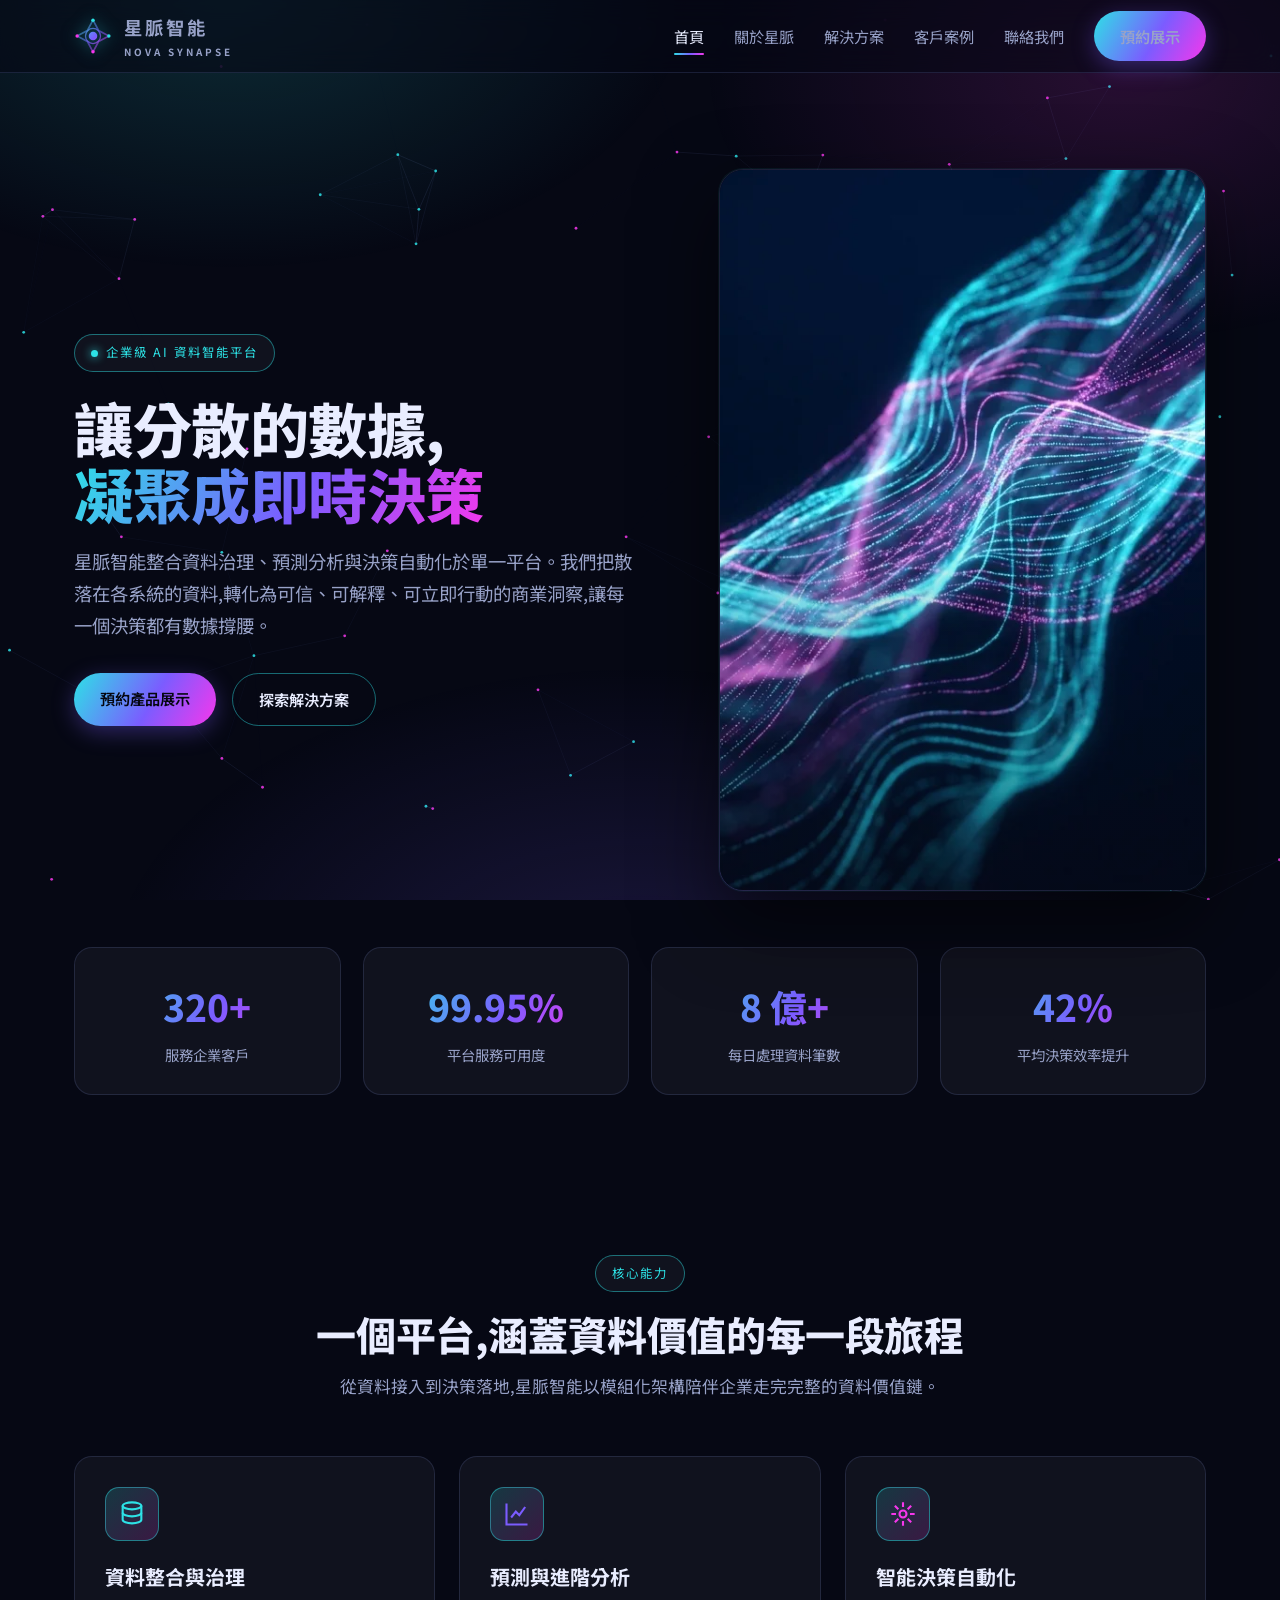
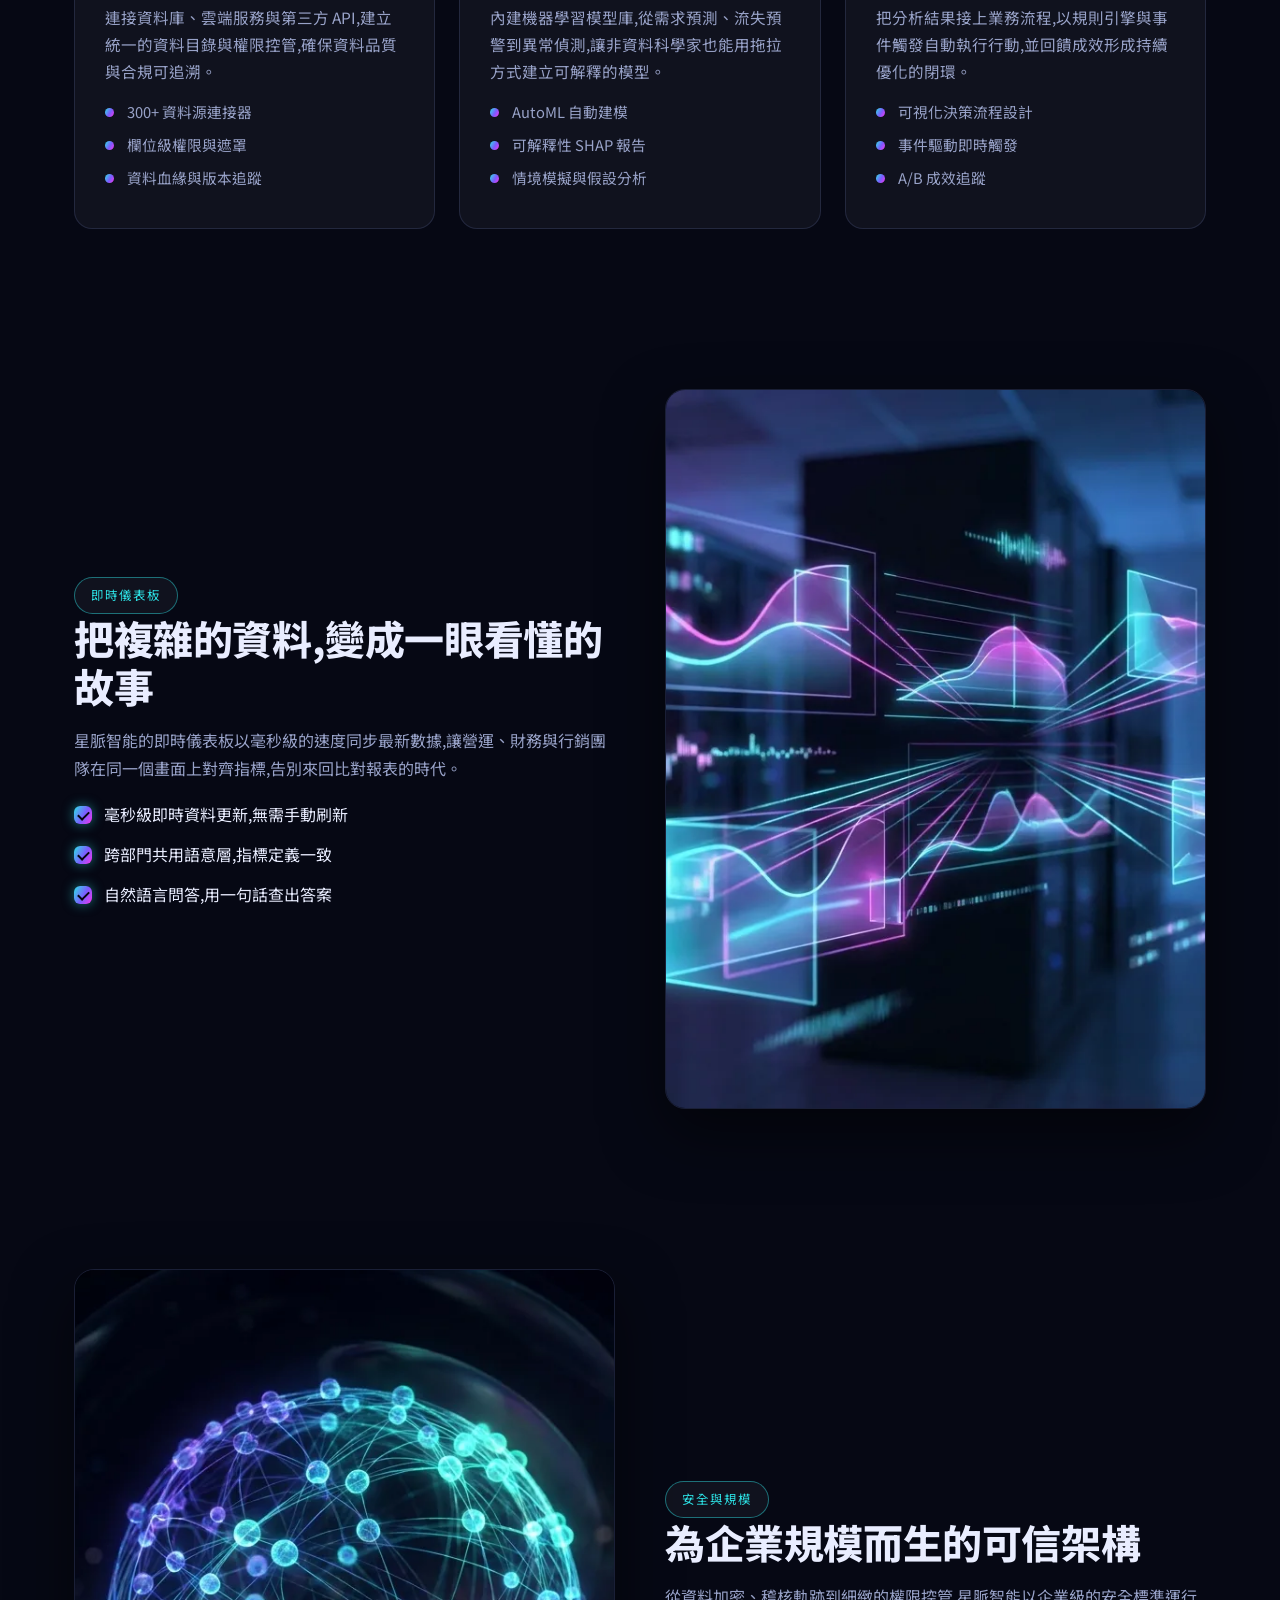
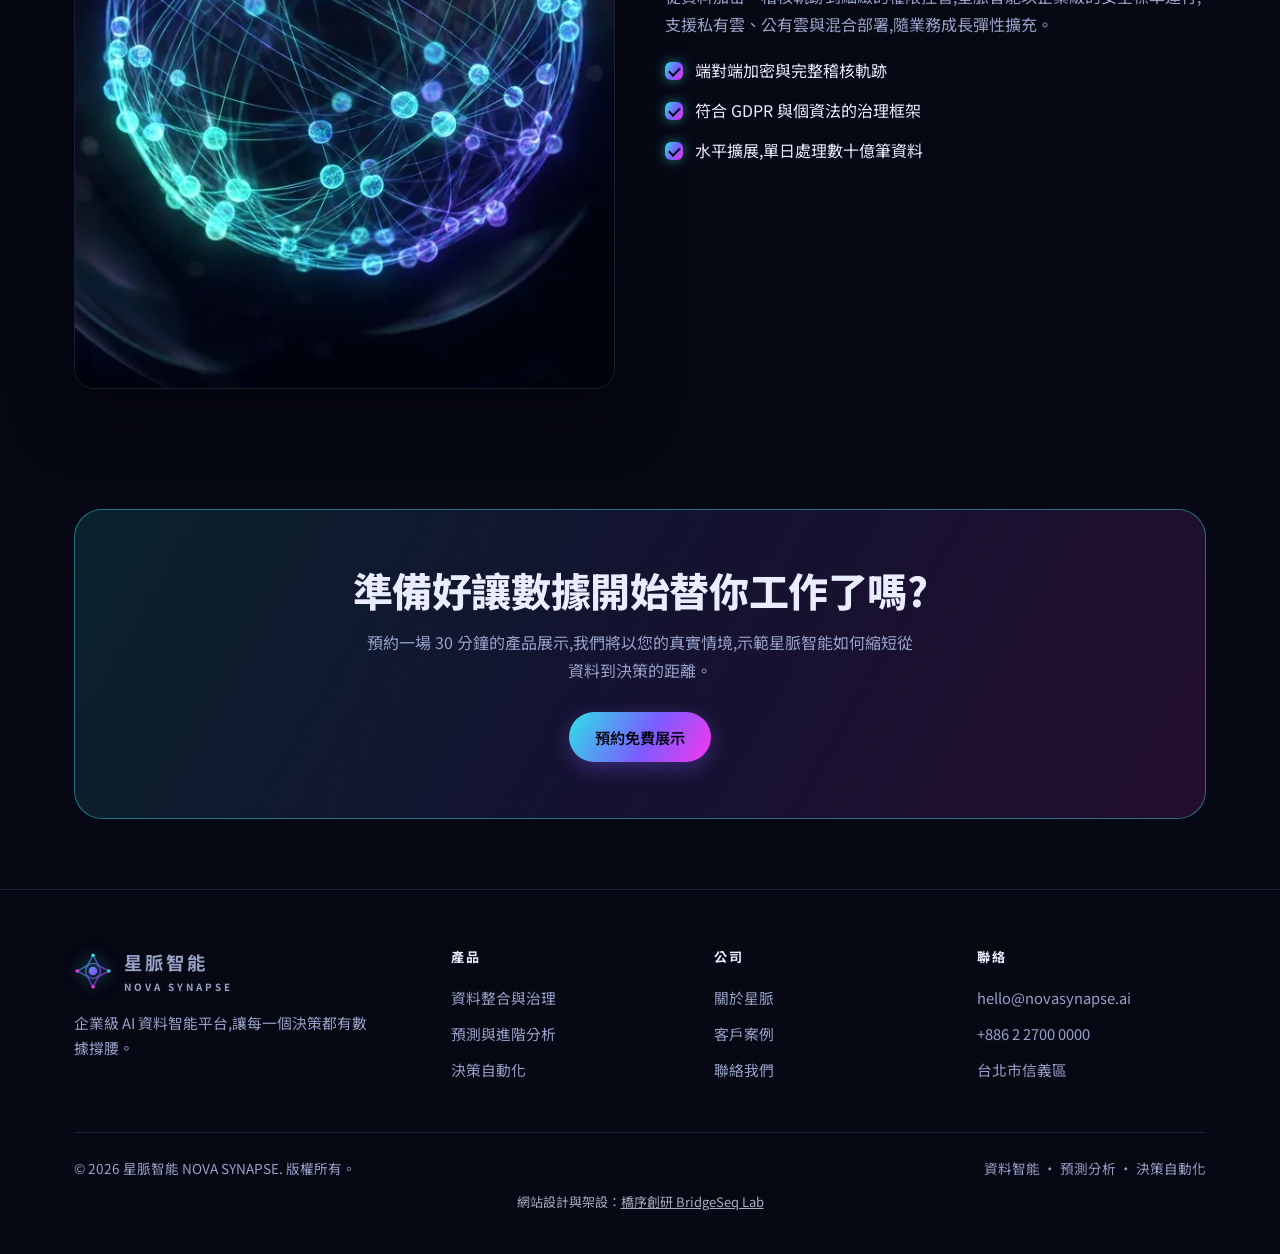
<file: index.html>
<!DOCTYPE html>
<html lang="zh-Hant">
<head>
<meta charset="UTF-8">
<meta name="viewport" content="width=device-width, initial-scale=1">
<title>星脈智能 NOVA SYNAPSE｜企業級 AI 資料智能與決策自動化平台</title>
<meta name="description" content="星脈智能 NOVA SYNAPSE 是企業級 AI 資料智能平台,整合資料治理、預測分析與智能決策自動化,協助企業把分散的數據轉化為即時、可行動的商業洞察。">
<meta name="keywords" content="AI 資料智能,資料分析平台,預測分析,商業智慧,BI,決策自動化,資料治理,企業 AI,即時儀表板,數據驅動">
<link rel="canonical" href="https://izzo24.github.io/nova-synapse/">
<meta property="og:type" content="website">
<meta property="og:locale" content="zh_TW">
<meta property="og:site_name" content="星脈智能 NOVA SYNAPSE">
<meta property="og:title" content="星脈智能 NOVA SYNAPSE｜企業級 AI 資料智能與決策自動化平台">
<meta property="og:description" content="整合資料治理、預測分析與智能決策自動化,讓分散的數據轉化為即時、可行動的商業洞察。">
<meta property="og:url" content="https://izzo24.github.io/nova-synapse/">
<meta property="og:image" content="https://izzo24.github.io/nova-synapse/images/hero.webp">
<meta name="twitter:card" content="summary_large_image">
<meta name="theme-color" content="#060814">
<link rel="icon" href="./logo.svg" type="image/svg+xml">
<link rel="preconnect" href="https://fonts.googleapis.com">
<link rel="preconnect" href="https://fonts.gstatic.com" crossorigin>
<link href="https://fonts.googleapis.com/css2?family=Noto+Sans+TC:wght@400;500;700;800&family=Space+Grotesk:wght@500;700&display=swap" rel="stylesheet">
<link rel="stylesheet" href="./styles.css">
<script type="application/ld+json">
{
  "@context":"https://schema.org",
  "@type":"Organization",
  "name":"星脈智能 NOVA SYNAPSE",
  "alternateName":"NOVA SYNAPSE",
  "url":"https://izzo24.github.io/nova-synapse/",
  "logo":"https://izzo24.github.io/nova-synapse/logo.svg",
  "description":"企業級 AI 資料智能平台,提供資料治理、預測分析與智能決策自動化。",
  "foundingDate":"2019",
  "areaServed":"TW",
  "sameAs":["https://izzo24.github.io/nova-synapse/about.html"],
  "contactPoint":{"@type":"ContactPoint","contactType":"sales","email":"hello@novasynapse.ai","areaServed":"TW","availableLanguage":["zh-Hant","en"]}
}
</script>
</head>
<body>
<canvas id="bg-canvas"></canvas>

<header class="site">
  <div class="wrap nav">
    <a class="brand" href="./index.html">
      <img class="logo" src="./logo.svg" alt="星脈智能標誌" width="38" height="38">
      <span style="display:flex;flex-direction:column"><b>星脈智能</b><span>NOVA SYNAPSE</span></span>
    </a>
    <button class="nav-toggle" aria-label="開啟選單" aria-controls="menu" aria-expanded="false"><span></span><span></span><span></span></button>
    <ul class="menu" id="menu">
      <li><a href="./index.html" class="active">首頁</a></li>
      <li><a href="./about.html">關於星脈</a></li>
      <li><a href="./solutions.html">解決方案</a></li>
      <li><a href="./cases.html">客戶案例</a></li>
      <li><a href="./contact.html">聯絡我們</a></li>
      <li><a class="btn" href="./contact.html">預約展示</a></li>
    </ul>
  </div>
</header>

<main>
<section class="hero">
  <div class="wrap hero-grid">
    <div class="reveal">
      <span class="eyebrow"><span class="dot"></span>企業級 AI 資料智能平台</span>
      <h1>讓分散的數據,<br><span class="grad-text">凝聚成即時決策</span></h1>
      <p class="lead">星脈智能整合資料治理、預測分析與決策自動化於單一平台。我們把散落在各系統的資料,轉化為可信、可解釋、可立即行動的商業洞察,讓每一個決策都有數據撐腰。</p>
      <div class="hero-actions">
        <a class="btn" href="./contact.html">預約產品展示</a>
        <a class="btn ghost" href="./solutions.html">探索解決方案</a>
      </div>
    </div>
    <div class="hero-visual reveal">
      <img src="./images/hero.webp" alt="星脈智能 AI 資料流神經網路主視覺" width="1280" height="720" loading="eager">
    </div>
  </div>
  <div class="wrap">
    <div class="stats">
      <div class="stat reveal"><div class="num">320+</div><div class="label">服務企業客戶</div></div>
      <div class="stat reveal"><div class="num">99.95%</div><div class="label">平台服務可用度</div></div>
      <div class="stat reveal"><div class="num">8 億+</div><div class="label">每日處理資料筆數</div></div>
      <div class="stat reveal"><div class="num">42%</div><div class="label">平均決策效率提升</div></div>
    </div>
  </div>
</section>

<section>
  <div class="wrap">
    <div class="sec-head reveal">
      <span class="eyebrow">核心能力</span>
      <h2>一個平台,涵蓋資料價值的每一段旅程</h2>
      <p>從資料接入到決策落地,星脈智能以模組化架構陪伴企業走完完整的資料價值鏈。</p>
    </div>
    <div class="grid c3">
      <div class="card reveal">
        <div class="ic"><svg viewBox="0 0 24 24" fill="none" stroke="#2de2e6" stroke-width="1.8"><ellipse cx="12" cy="5" rx="8" ry="3"/><path d="M4 5v6c0 1.7 3.6 3 8 3s8-1.3 8-3V5"/><path d="M4 11v6c0 1.7 3.6 3 8 3s8-1.3 8-3v-6"/></svg></div>
        <h3>資料整合與治理</h3>
        <p>連接資料庫、雲端服務與第三方 API,建立統一的資料目錄與權限控管,確保資料品質與合規可追溯。</p>
        <ul><li>300+ 資料源連接器</li><li>欄位級權限與遮罩</li><li>資料血緣與版本追蹤</li></ul>
      </div>
      <div class="card reveal">
        <div class="ic"><svg viewBox="0 0 24 24" fill="none" stroke="#7b5cff" stroke-width="1.8"><path d="M3 3v18h18"/><path d="M7 15l4-5 3 3 5-7"/></svg></div>
        <h3>預測與進階分析</h3>
        <p>內建機器學習模型庫,從需求預測、流失預警到異常偵測,讓非資料科學家也能用拖拉方式建立可解釋的模型。</p>
        <ul><li>AutoML 自動建模</li><li>可解釋性 SHAP 報告</li><li>情境模擬與假設分析</li></ul>
      </div>
      <div class="card reveal">
        <div class="ic"><svg viewBox="0 0 24 24" fill="none" stroke="#f637ec" stroke-width="1.8"><circle cx="12" cy="12" r="3"/><path d="M12 2v4M12 18v4M2 12h4M18 12h4M5 5l3 3M16 16l3 3M19 5l-3 3M8 16l-3 3"/></svg></div>
        <h3>智能決策自動化</h3>
        <p>把分析結果接上業務流程,以規則引擎與事件觸發自動執行行動,並回饋成效形成持續優化的閉環。</p>
        <ul><li>可視化決策流程設計</li><li>事件驅動即時觸發</li><li>A/B 成效追蹤</li></ul>
      </div>
    </div>
  </div>
</section>

<section>
  <div class="wrap">
    <div class="split reveal">
      <div class="txt">
        <span class="eyebrow">即時儀表板</span>
        <h2>把複雜的資料,變成一眼看懂的故事</h2>
        <p>星脈智能的即時儀表板以毫秒級的速度同步最新數據,讓營運、財務與行銷團隊在同一個畫面上對齊指標,告別來回比對報表的時代。</p>
        <ul class="tick">
          <li>毫秒級即時資料更新,無需手動刷新</li>
          <li>跨部門共用語意層,指標定義一致</li>
          <li>自然語言問答,用一句話查出答案</li>
        </ul>
      </div>
      <img src="./images/dashboard.webp" alt="星脈智能即時資料儀表板視覺化" width="1280" height="720" loading="lazy">
    </div>
  </div>
</section>

<section>
  <div class="wrap">
    <div class="split rev reveal">
      <div class="txt">
        <span class="eyebrow">安全與規模</span>
        <h2>為企業規模而生的可信架構</h2>
        <p>從資料加密、稽核軌跡到細緻的權限控管,星脈智能以企業級的安全標準運行,支援私有雲、公有雲與混合部署,隨業務成長彈性擴充。</p>
        <ul class="tick">
          <li>端對端加密與完整稽核軌跡</li>
          <li>符合 GDPR 與個資法的治理框架</li>
          <li>水平擴展,單日處理數十億筆資料</li>
        </ul>
      </div>
      <img src="./images/network.webp" alt="星脈智能資料節點安全網路示意" width="1280" height="720" loading="lazy">
    </div>
  </div>
</section>
</main>

<div class="cta">
  <div class="cta-inner reveal">
    <h2>準備好讓數據開始替你工作了嗎?</h2>
    <p>預約一場 30 分鐘的產品展示,我們將以您的真實情境,示範星脈智能如何縮短從資料到決策的距離。</p>
    <a class="btn" href="./contact.html">預約免費展示</a>
  </div>
</div>

<footer class="site">
  <div class="wrap">
    <div class="f-grid">
      <div>
        <a class="brand" href="./index.html">
          <img class="logo" src="./logo.svg" alt="星脈智能標誌" width="38" height="38">
          <span style="display:flex;flex-direction:column"><b>星脈智能</b><span>NOVA SYNAPSE</span></span>
        </a>
        <p class="f-desc">企業級 AI 資料智能平台,讓每一個決策都有數據撐腰。</p>
      </div>
      <div class="f-col"><h4>產品</h4>
        <a href="./solutions.html">資料整合與治理</a>
        <a href="./solutions.html">預測與進階分析</a>
        <a href="./solutions.html">決策自動化</a>
      </div>
      <div class="f-col"><h4>公司</h4>
        <a href="./about.html">關於星脈</a>
        <a href="./cases.html">客戶案例</a>
        <a href="./contact.html">聯絡我們</a>
      </div>
      <div class="f-col"><h4>聯絡</h4>
        <a href="mailto:hello@novasynapse.ai">hello@novasynapse.ai</a>
        <a href="tel:+886227000000">+886 2 2700 0000</a>
        <a href="./contact.html">台北市信義區</a>
      </div>
    </div>
    <div class="f-bot">
      <span>© 2026 星脈智能 NOVA SYNAPSE. 版權所有。</span>
      <span>資料智能 · 預測分析 · 決策自動化</span>
    </div>
  </div>
  <div class="bsl-credit" style="text-align:center;padding:10px 16px;font-size:13px;opacity:0.72;">網站設計與架設：<a href="https://bridgeseqlab.com" target="_blank" rel="noopener" style="color:inherit;text-decoration:underline;">橋序創研 BridgeSeq Lab</a></div>
</footer>
<script src="./main.js"></script>
</body>
</html>
</file>
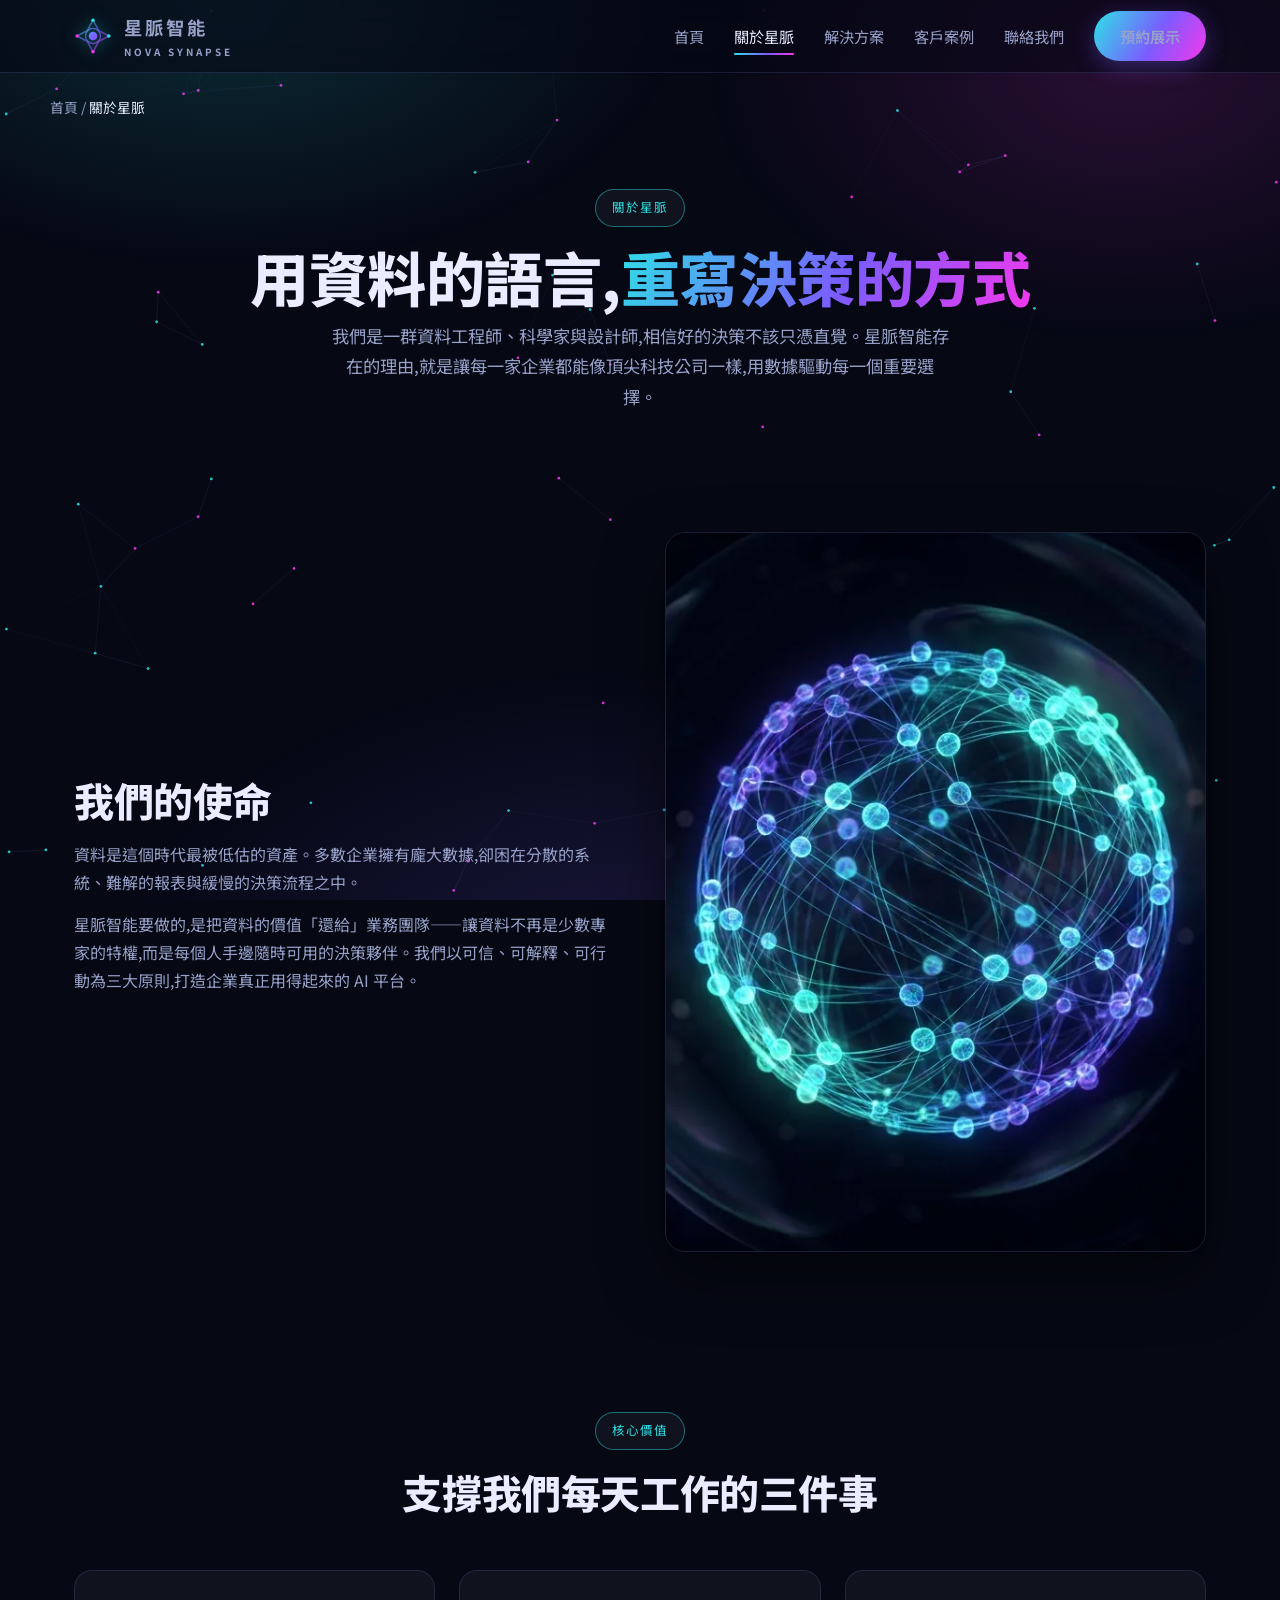
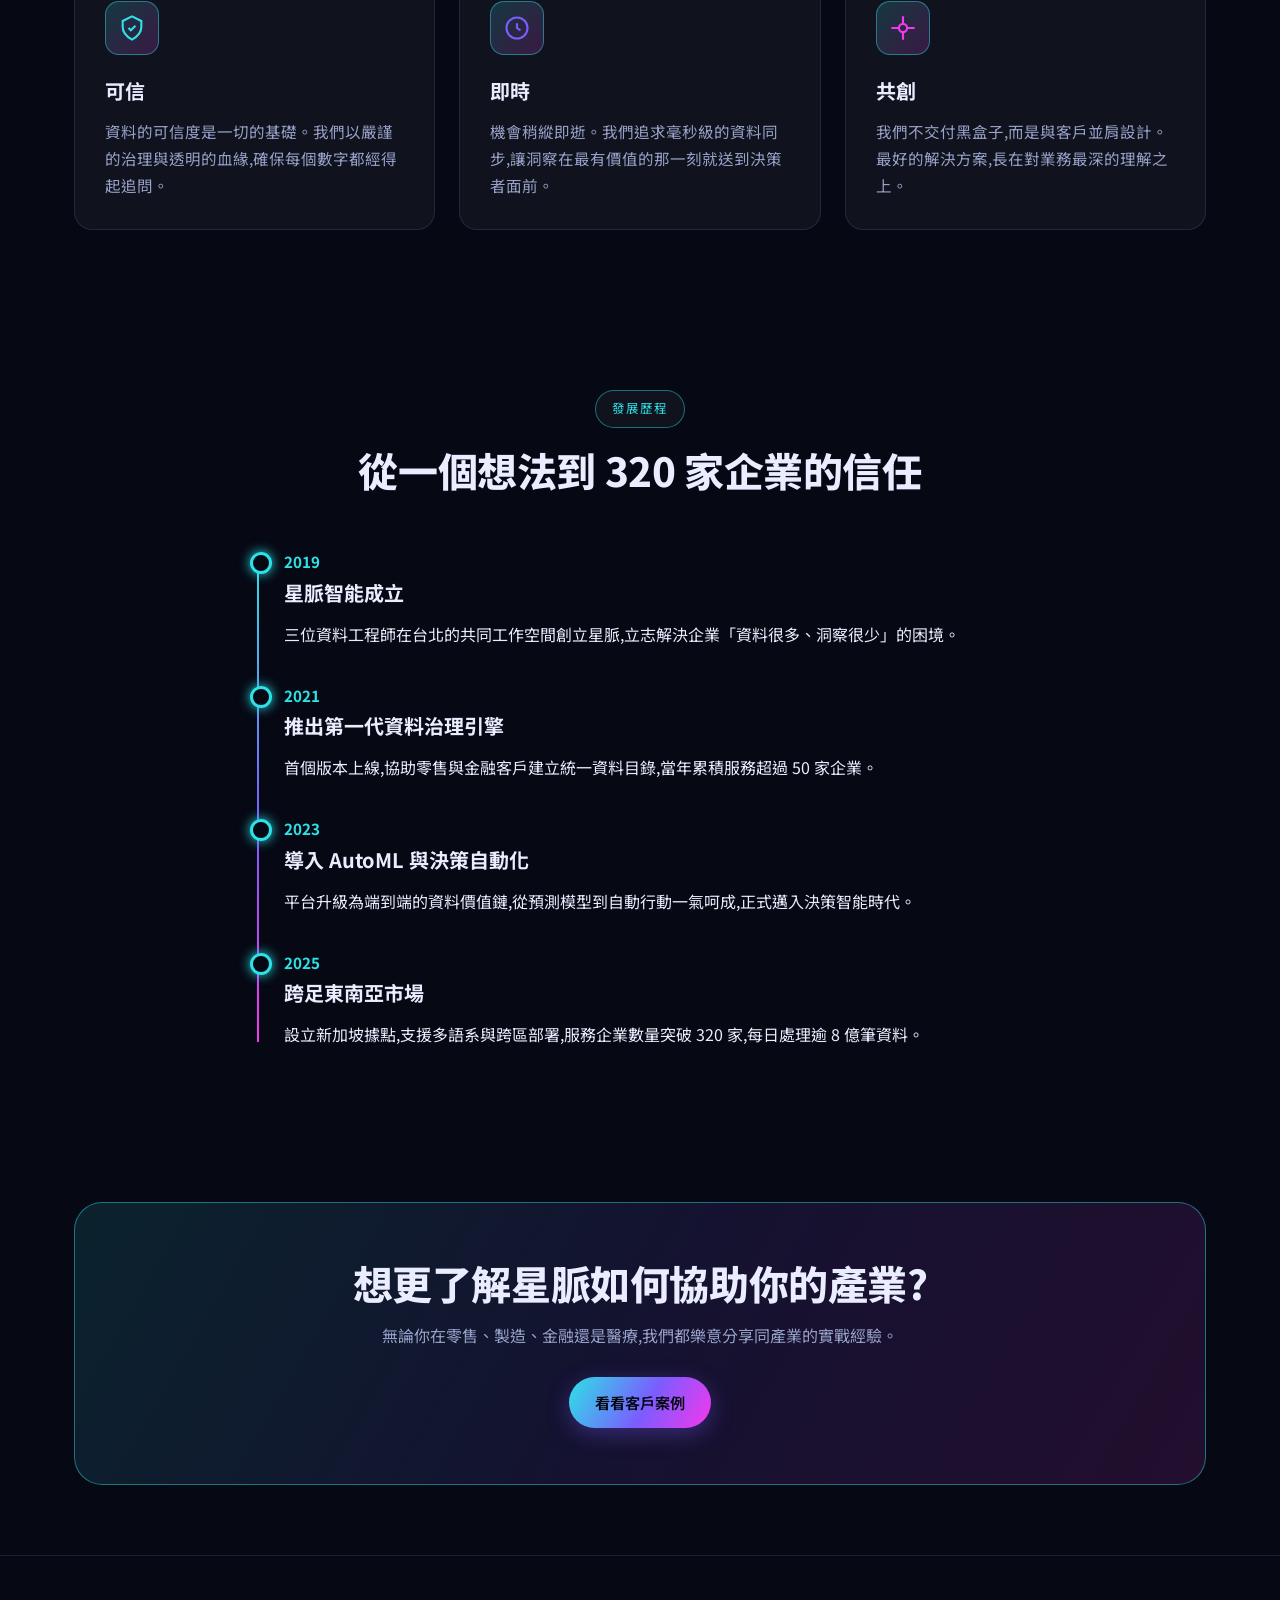
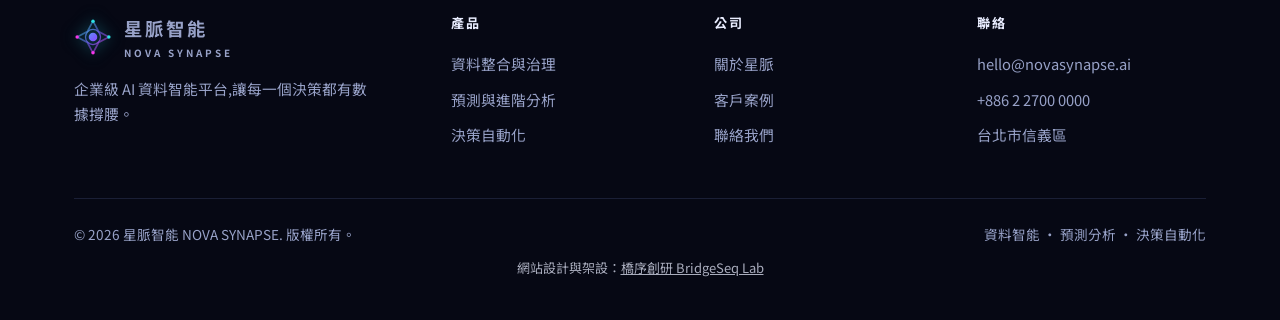
<file: about.html>
<!DOCTYPE html>
<html lang="zh-Hant">
<head>
<meta charset="UTF-8">
<meta name="viewport" content="width=device-width, initial-scale=1">
<title>關於星脈｜團隊理念與發展歷程 - 星脈智能 NOVA SYNAPSE</title>
<meta name="description" content="認識星脈智能 NOVA SYNAPSE:我們相信每個決策都應該有數據支撐。了解我們的使命、價值主張與從 2019 年至今的發展里程碑。">
<meta name="keywords" content="星脈智能,關於我們,AI 公司,資料智能團隊,企業使命,發展歷程,資料科學團隊">
<link rel="canonical" href="https://izzo24.github.io/nova-synapse/about.html">
<meta property="og:type" content="website">
<meta property="og:locale" content="zh_TW">
<meta property="og:site_name" content="星脈智能 NOVA SYNAPSE">
<meta property="og:title" content="關於星脈｜團隊理念與發展歷程">
<meta property="og:description" content="我們相信每個決策都應該有數據支撐。了解星脈智能的使命、價值主張與發展里程碑。">
<meta property="og:url" content="https://izzo24.github.io/nova-synapse/about.html">
<meta property="og:image" content="https://izzo24.github.io/nova-synapse/images/network.webp">
<meta name="twitter:card" content="summary_large_image">
<meta name="theme-color" content="#060814">
<link rel="icon" href="./logo.svg" type="image/svg+xml">
<link rel="preconnect" href="https://fonts.googleapis.com">
<link rel="preconnect" href="https://fonts.gstatic.com" crossorigin>
<link href="https://fonts.googleapis.com/css2?family=Noto+Sans+TC:wght@400;500;700;800&family=Space+Grotesk:wght@500;700&display=swap" rel="stylesheet">
<link rel="stylesheet" href="./styles.css">
<script type="application/ld+json">
{
  "@context":"https://schema.org",
  "@type":"BreadcrumbList",
  "itemListElement":[
    {"@type":"ListItem","position":1,"name":"首頁","item":"https://izzo24.github.io/nova-synapse/"},
    {"@type":"ListItem","position":2,"name":"關於星脈","item":"https://izzo24.github.io/nova-synapse/about.html"}
  ]
}
</script>
</head>
<body>
<canvas id="bg-canvas"></canvas>

<header class="site">
  <div class="wrap nav">
    <a class="brand" href="./index.html">
      <img class="logo" src="./logo.svg" alt="星脈智能標誌" width="38" height="38">
      <span style="display:flex;flex-direction:column"><b>星脈智能</b><span>NOVA SYNAPSE</span></span>
    </a>
    <button class="nav-toggle" aria-label="開啟選單" aria-controls="menu" aria-expanded="false"><span></span><span></span><span></span></button>
    <ul class="menu" id="menu">
      <li><a href="./index.html">首頁</a></li>
      <li><a href="./about.html" class="active">關於星脈</a></li>
      <li><a href="./solutions.html">解決方案</a></li>
      <li><a href="./cases.html">客戶案例</a></li>
      <li><a href="./contact.html">聯絡我們</a></li>
      <li><a class="btn" href="./contact.html">預約展示</a></li>
    </ul>
  </div>
</header>

<div class="wrap crumb"><a href="./index.html">首頁</a> / <span>關於星脈</span></div>

<main>
<section class="page-head">
  <div class="wrap">
    <span class="eyebrow">關於星脈</span>
    <h1>用資料的語言,<span class="grad-text">重寫決策的方式</span></h1>
    <p>我們是一群資料工程師、科學家與設計師,相信好的決策不該只憑直覺。星脈智能存在的理由,就是讓每一家企業都能像頂尖科技公司一樣,用數據驅動每一個重要選擇。</p>
  </div>
</section>

<section>
  <div class="wrap">
    <div class="split reveal">
      <div class="txt">
        <h2>我們的使命</h2>
        <p>資料是這個時代最被低估的資產。多數企業擁有龐大數據,卻困在分散的系統、難解的報表與緩慢的決策流程之中。</p>
        <p>星脈智能要做的,是把資料的價值「還給」業務團隊——讓資料不再是少數專家的特權,而是每個人手邊隨時可用的決策夥伴。我們以可信、可解釋、可行動為三大原則,打造企業真正用得起來的 AI 平台。</p>
      </div>
      <img src="./images/network.webp" alt="星脈智能團隊資料協作示意視覺" width="1280" height="720" loading="lazy">
    </div>
  </div>
</section>

<section>
  <div class="wrap">
    <div class="sec-head reveal">
      <span class="eyebrow">核心價值</span>
      <h2>支撐我們每天工作的三件事</h2>
    </div>
    <div class="grid c3">
      <div class="card reveal">
        <div class="ic"><svg viewBox="0 0 24 24" fill="none" stroke="#2de2e6" stroke-width="1.8"><path d="M12 2l8 4v5c0 5-3.4 8.5-8 11-4.6-2.5-8-6-8-11V6z"/><path d="M9 12l2 2 4-4"/></svg></div>
        <h3>可信</h3>
        <p>資料的可信度是一切的基礎。我們以嚴謹的治理與透明的血緣,確保每個數字都經得起追問。</p>
      </div>
      <div class="card reveal">
        <div class="ic"><svg viewBox="0 0 24 24" fill="none" stroke="#7b5cff" stroke-width="1.8"><circle cx="12" cy="12" r="9"/><path d="M12 8v4l3 2"/></svg></div>
        <h3>即時</h3>
        <p>機會稍縱即逝。我們追求毫秒級的資料同步,讓洞察在最有價值的那一刻就送到決策者面前。</p>
      </div>
      <div class="card reveal">
        <div class="ic"><svg viewBox="0 0 24 24" fill="none" stroke="#f637ec" stroke-width="1.8"><path d="M12 2v6M12 16v6M2 12h6M16 12h6"/><circle cx="12" cy="12" r="3.5"/></svg></div>
        <h3>共創</h3>
        <p>我們不交付黑盒子,而是與客戶並肩設計。最好的解決方案,長在對業務最深的理解之上。</p>
      </div>
    </div>
  </div>
</section>

<section>
  <div class="wrap">
    <div class="sec-head reveal">
      <span class="eyebrow">發展歷程</span>
      <h2>從一個想法到 320 家企業的信任</h2>
    </div>
    <div class="timeline">
      <div class="tl reveal"><div class="yr">2019</div><h3>星脈智能成立</h3><p>三位資料工程師在台北的共同工作空間創立星脈,立志解決企業「資料很多、洞察很少」的困境。</p></div>
      <div class="tl reveal"><div class="yr">2021</div><h3>推出第一代資料治理引擎</h3><p>首個版本上線,協助零售與金融客戶建立統一資料目錄,當年累積服務超過 50 家企業。</p></div>
      <div class="tl reveal"><div class="yr">2023</div><h3>導入 AutoML 與決策自動化</h3><p>平台升級為端到端的資料價值鏈,從預測模型到自動行動一氣呵成,正式邁入決策智能時代。</p></div>
      <div class="tl reveal"><div class="yr">2025</div><h3>跨足東南亞市場</h3><p>設立新加坡據點,支援多語系與跨區部署,服務企業數量突破 320 家,每日處理逾 8 億筆資料。</p></div>
    </div>
  </div>
</section>
</main>

<div class="cta">
  <div class="cta-inner reveal">
    <h2>想更了解星脈如何協助你的產業?</h2>
    <p>無論你在零售、製造、金融還是醫療,我們都樂意分享同產業的實戰經驗。</p>
    <a class="btn" href="./cases.html">看看客戶案例</a>
  </div>
</div>

<footer class="site">
  <div class="wrap">
    <div class="f-grid">
      <div>
        <a class="brand" href="./index.html">
          <img class="logo" src="./logo.svg" alt="星脈智能標誌" width="38" height="38">
          <span style="display:flex;flex-direction:column"><b>星脈智能</b><span>NOVA SYNAPSE</span></span>
        </a>
        <p class="f-desc">企業級 AI 資料智能平台,讓每一個決策都有數據撐腰。</p>
      </div>
      <div class="f-col"><h4>產品</h4>
        <a href="./solutions.html">資料整合與治理</a>
        <a href="./solutions.html">預測與進階分析</a>
        <a href="./solutions.html">決策自動化</a>
      </div>
      <div class="f-col"><h4>公司</h4>
        <a href="./about.html">關於星脈</a>
        <a href="./cases.html">客戶案例</a>
        <a href="./contact.html">聯絡我們</a>
      </div>
      <div class="f-col"><h4>聯絡</h4>
        <a href="mailto:hello@novasynapse.ai">hello@novasynapse.ai</a>
        <a href="tel:+886227000000">+886 2 2700 0000</a>
        <a href="./contact.html">台北市信義區</a>
      </div>
    </div>
    <div class="f-bot">
      <span>© 2026 星脈智能 NOVA SYNAPSE. 版權所有。</span>
      <span>資料智能 · 預測分析 · 決策自動化</span>
    </div>
  </div>
  <div class="bsl-credit" style="text-align:center;padding:10px 16px;font-size:13px;opacity:0.72;">網站設計與架設：<a href="https://bridgeseqlab.com" target="_blank" rel="noopener" style="color:inherit;text-decoration:underline;">橋序創研 BridgeSeq Lab</a></div>
</footer>
<script src="./main.js"></script>
</body>
</html>
</file>
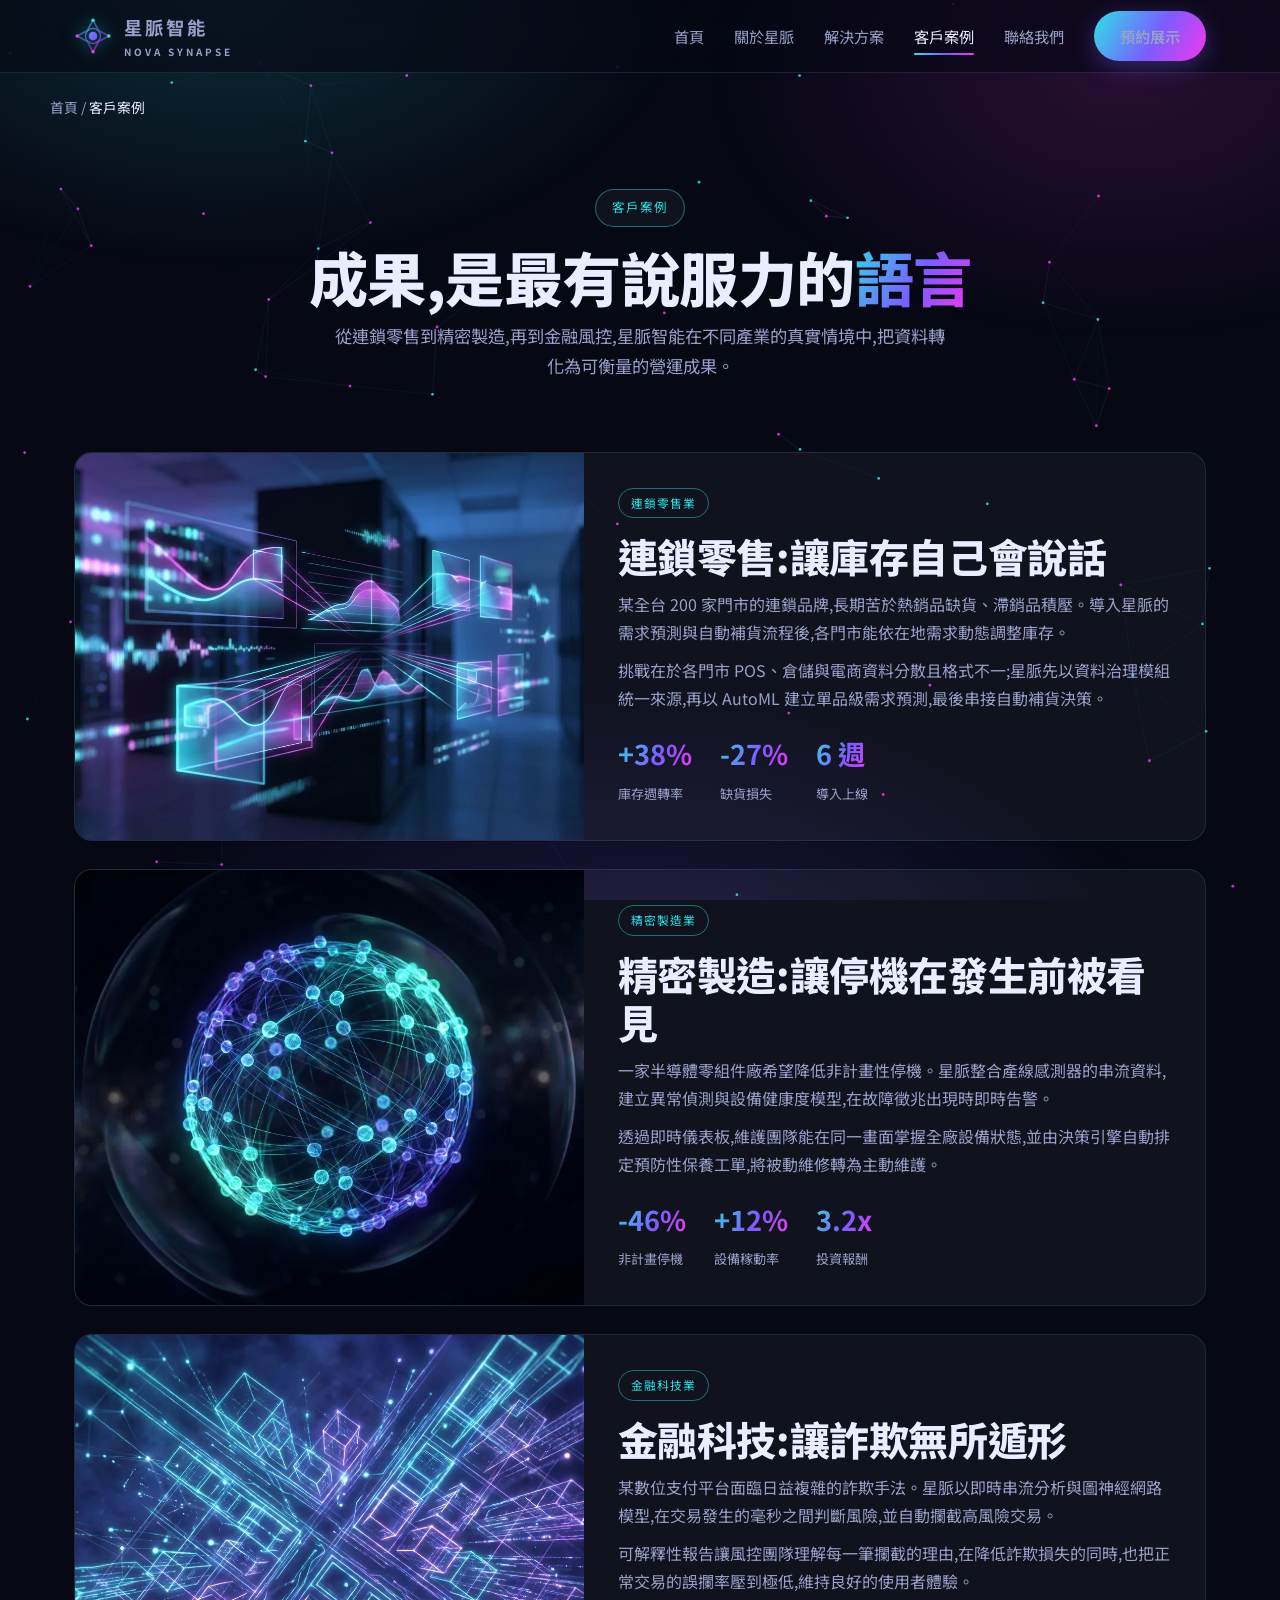
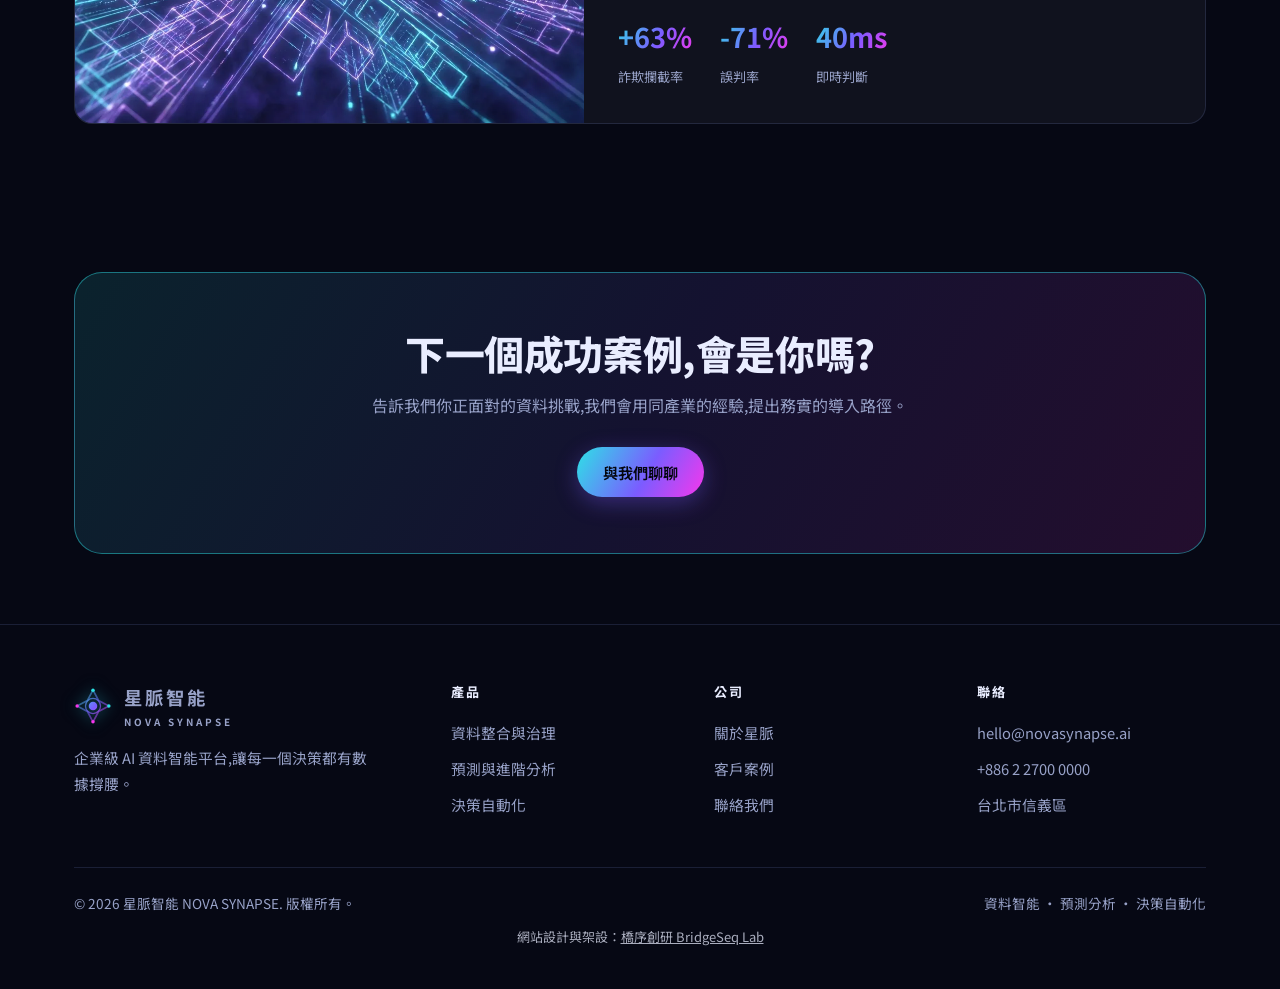
<file: cases.html>
<!DOCTYPE html>
<html lang="zh-Hant">
<head>
<meta charset="UTF-8">
<meta name="viewport" content="width=device-width, initial-scale=1">
<title>客戶案例｜跨產業資料智能實戰成果 - 星脈智能 NOVA SYNAPSE</title>
<meta name="description" content="看星脈智能如何協助零售、製造與金融企業導入 AI 資料智能:庫存週轉提升、設備停機降低、詐欺攔截率上升的真實成果與數據。">
<meta name="keywords" content="AI 案例,資料智能成功案例,零售數據分析,製造預測維護,金融詐欺偵測,商業智慧導入,客戶見證">
<link rel="canonical" href="https://izzo24.github.io/nova-synapse/cases.html">
<meta property="og:type" content="website">
<meta property="og:locale" content="zh_TW">
<meta property="og:site_name" content="星脈智能 NOVA SYNAPSE">
<meta property="og:title" content="客戶案例｜跨產業資料智能實戰成果">
<meta property="og:description" content="零售、製造、金融的真實導入成果:庫存週轉、設備稼動、詐欺攔截全面提升。">
<meta property="og:url" content="https://izzo24.github.io/nova-synapse/cases.html">
<meta property="og:image" content="https://izzo24.github.io/nova-synapse/images/grid.webp">
<meta name="twitter:card" content="summary_large_image">
<meta name="theme-color" content="#060814">
<link rel="icon" href="./logo.svg" type="image/svg+xml">
<link rel="preconnect" href="https://fonts.googleapis.com">
<link rel="preconnect" href="https://fonts.gstatic.com" crossorigin>
<link href="https://fonts.googleapis.com/css2?family=Noto+Sans+TC:wght@400;500;700;800&family=Space+Grotesk:wght@500;700&display=swap" rel="stylesheet">
<link rel="stylesheet" href="./styles.css">
<script type="application/ld+json">
{
  "@context":"https://schema.org","@type":"BreadcrumbList",
  "itemListElement":[
    {"@type":"ListItem","position":1,"name":"首頁","item":"https://izzo24.github.io/nova-synapse/"},
    {"@type":"ListItem","position":2,"name":"客戶案例","item":"https://izzo24.github.io/nova-synapse/cases.html"}
  ]
}
</script>
</head>
<body>
<canvas id="bg-canvas"></canvas>

<header class="site">
  <div class="wrap nav">
    <a class="brand" href="./index.html">
      <img class="logo" src="./logo.svg" alt="星脈智能標誌" width="38" height="38">
      <span style="display:flex;flex-direction:column"><b>星脈智能</b><span>NOVA SYNAPSE</span></span>
    </a>
    <button class="nav-toggle" aria-label="開啟選單" aria-controls="menu" aria-expanded="false"><span></span><span></span><span></span></button>
    <ul class="menu" id="menu">
      <li><a href="./index.html">首頁</a></li>
      <li><a href="./about.html">關於星脈</a></li>
      <li><a href="./solutions.html">解決方案</a></li>
      <li><a href="./cases.html" class="active">客戶案例</a></li>
      <li><a href="./contact.html">聯絡我們</a></li>
      <li><a class="btn" href="./contact.html">預約展示</a></li>
    </ul>
  </div>
</header>

<div class="wrap crumb"><a href="./index.html">首頁</a> / <span>客戶案例</span></div>

<main>
<section class="page-head">
  <div class="wrap">
    <span class="eyebrow">客戶案例</span>
    <h1>成果,是最有說服力的<span class="grad-text">語言</span></h1>
    <p>從連鎖零售到精密製造,再到金融風控,星脈智能在不同產業的真實情境中,把資料轉化為可衡量的營運成果。</p>
  </div>
</section>

<section style="padding-top:30px">
  <div class="wrap">
    <article class="case reveal">
      <img src="./images/dashboard.webp" alt="連鎖零售即時銷售儀表板案例視覺">
      <div class="body">
        <span class="tag">連鎖零售業</span>
        <h2>連鎖零售:讓庫存自己會說話</h2>
        <p>某全台 200 家門市的連鎖品牌,長期苦於熱銷品缺貨、滯銷品積壓。導入星脈的需求預測與自動補貨流程後,各門市能依在地需求動態調整庫存。</p>
        <p>挑戰在於各門市 POS、倉儲與電商資料分散且格式不一;星脈先以資料治理模組統一來源,再以 AutoML 建立單品級需求預測,最後串接自動補貨決策。</p>
        <div class="metrics">
          <div><b>+38%</b><span>庫存週轉率</span></div>
          <div><b>-27%</b><span>缺貨損失</span></div>
          <div><b>6 週</b><span>導入上線</span></div>
        </div>
      </div>
    </article>

    <article class="case reveal">
      <img src="./images/network.webp" alt="精密製造預測維護感測網路案例視覺">
      <div class="body">
        <span class="tag">精密製造業</span>
        <h2>精密製造:讓停機在發生前被看見</h2>
        <p>一家半導體零組件廠希望降低非計畫性停機。星脈整合產線感測器的串流資料,建立異常偵測與設備健康度模型,在故障徵兆出現時即時告警。</p>
        <p>透過即時儀表板,維護團隊能在同一畫面掌握全廠設備狀態,並由決策引擎自動排定預防性保養工單,將被動維修轉為主動維護。</p>
        <div class="metrics">
          <div><b>-46%</b><span>非計畫停機</span></div>
          <div><b>+12%</b><span>設備稼動率</span></div>
          <div><b>3.2x</b><span>投資報酬</span></div>
        </div>
      </div>
    </article>

    <article class="case reveal">
      <img src="./images/grid.webp" alt="金融詐欺偵測網路節點案例視覺">
      <div class="body">
        <span class="tag">金融科技業</span>
        <h2>金融科技:讓詐欺無所遁形</h2>
        <p>某數位支付平台面臨日益複雜的詐欺手法。星脈以即時串流分析與圖神經網路模型,在交易發生的毫秒之間判斷風險,並自動攔截高風險交易。</p>
        <p>可解釋性報告讓風控團隊理解每一筆攔截的理由,在降低詐欺損失的同時,也把正常交易的誤攔率壓到極低,維持良好的使用者體驗。</p>
        <div class="metrics">
          <div><b>+63%</b><span>詐欺攔截率</span></div>
          <div><b>-71%</b><span>誤判率</span></div>
          <div><b>40ms</b><span>即時判斷</span></div>
        </div>
      </div>
    </article>
  </div>
</section>
</main>

<div class="cta">
  <div class="cta-inner reveal">
    <h2>下一個成功案例,會是你嗎?</h2>
    <p>告訴我們你正面對的資料挑戰,我們會用同產業的經驗,提出務實的導入路徑。</p>
    <a class="btn" href="./contact.html">與我們聊聊</a>
  </div>
</div>

<footer class="site">
  <div class="wrap">
    <div class="f-grid">
      <div>
        <a class="brand" href="./index.html">
          <img class="logo" src="./logo.svg" alt="星脈智能標誌" width="38" height="38">
          <span style="display:flex;flex-direction:column"><b>星脈智能</b><span>NOVA SYNAPSE</span></span>
        </a>
        <p class="f-desc">企業級 AI 資料智能平台,讓每一個決策都有數據撐腰。</p>
      </div>
      <div class="f-col"><h4>產品</h4>
        <a href="./solutions.html">資料整合與治理</a>
        <a href="./solutions.html">預測與進階分析</a>
        <a href="./solutions.html">決策自動化</a>
      </div>
      <div class="f-col"><h4>公司</h4>
        <a href="./about.html">關於星脈</a>
        <a href="./cases.html">客戶案例</a>
        <a href="./contact.html">聯絡我們</a>
      </div>
      <div class="f-col"><h4>聯絡</h4>
        <a href="mailto:hello@novasynapse.ai">hello@novasynapse.ai</a>
        <a href="tel:+886227000000">+886 2 2700 0000</a>
        <a href="./contact.html">台北市信義區</a>
      </div>
    </div>
    <div class="f-bot">
      <span>© 2026 星脈智能 NOVA SYNAPSE. 版權所有。</span>
      <span>資料智能 · 預測分析 · 決策自動化</span>
    </div>
  </div>
  <div class="bsl-credit" style="text-align:center;padding:10px 16px;font-size:13px;opacity:0.72;">網站設計與架設：<a href="https://bridgeseqlab.com" target="_blank" rel="noopener" style="color:inherit;text-decoration:underline;">橋序創研 BridgeSeq Lab</a></div>
</footer>
<script src="./main.js"></script>
</body>
</html>
</file>
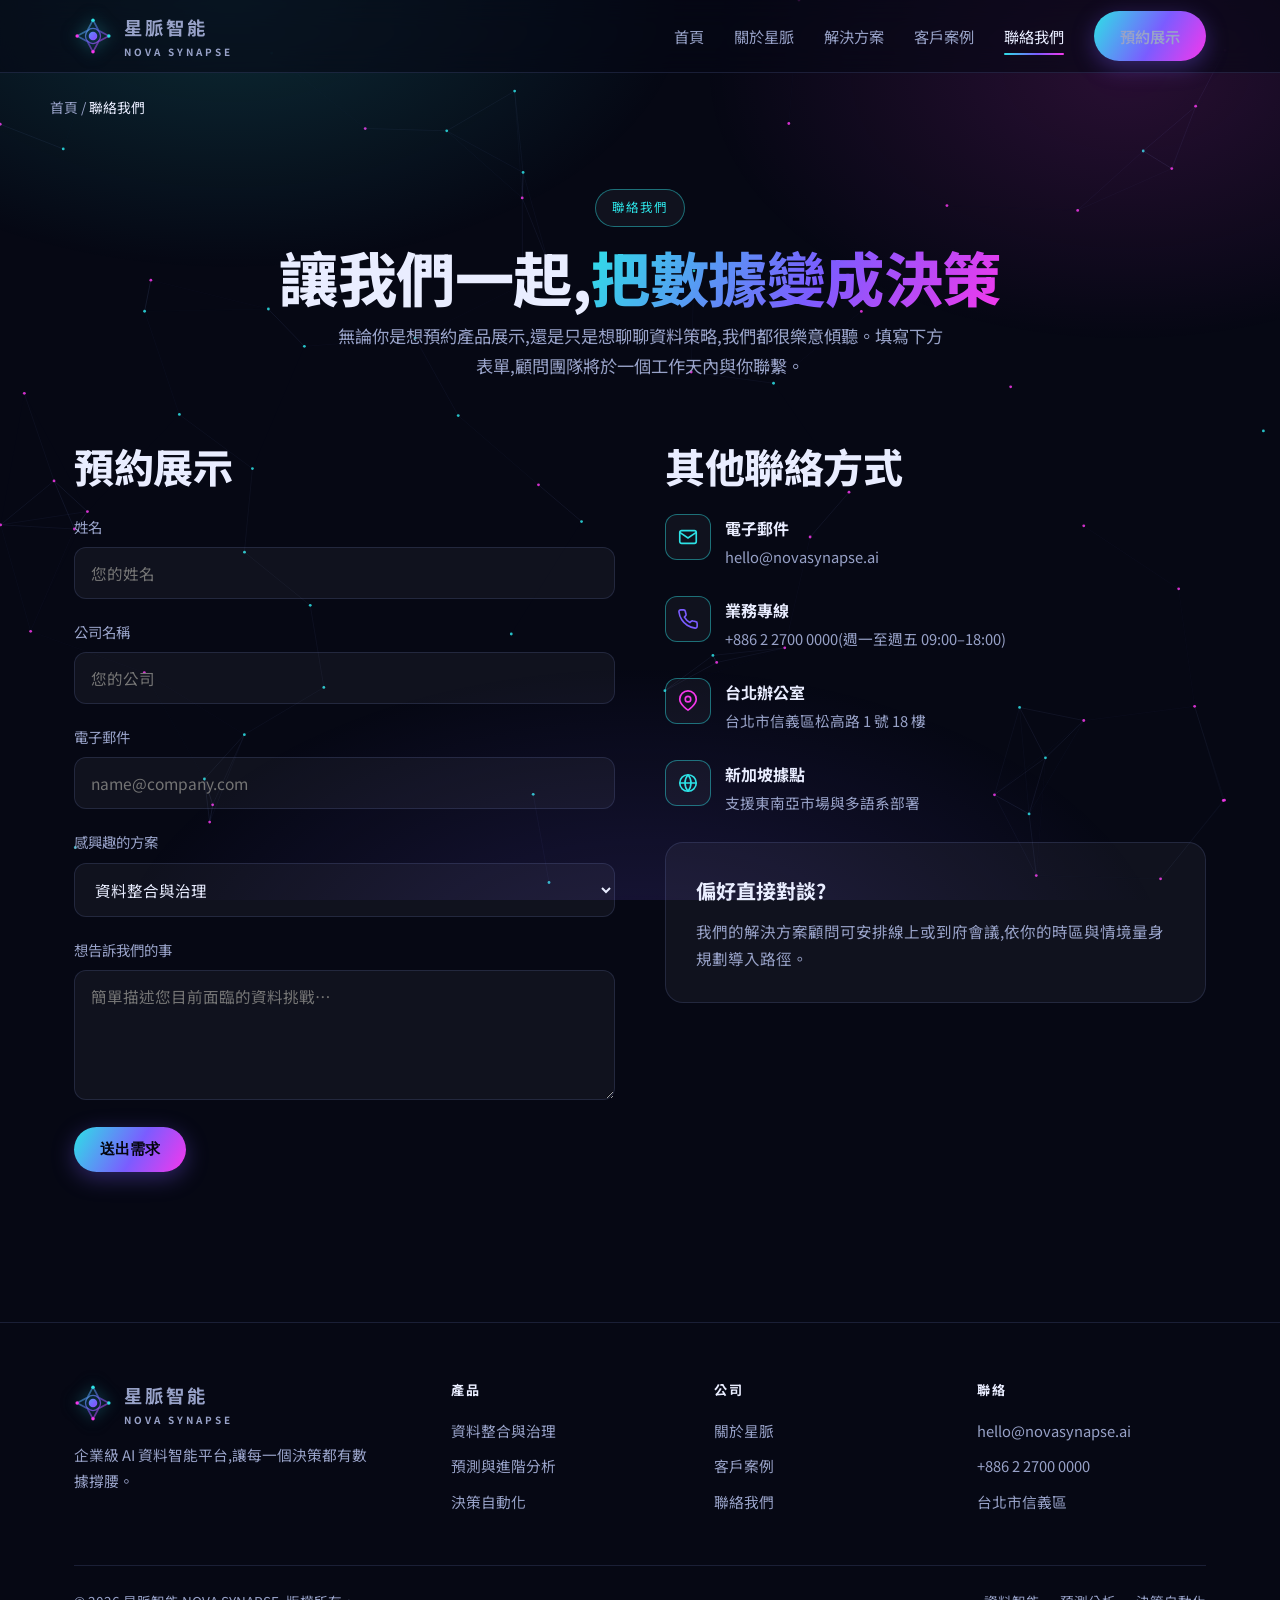
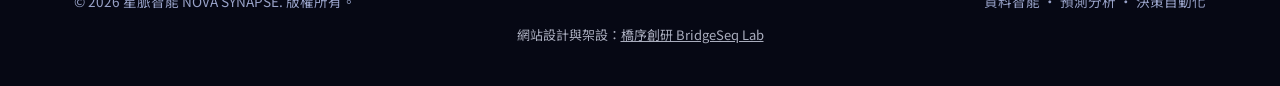
<file: contact.html>
<!DOCTYPE html>
<html lang="zh-Hant">
<head>
<meta charset="UTF-8">
<meta name="viewport" content="width=device-width, initial-scale=1">
<title>聯絡我們｜預約產品展示與方案諮詢 - 星脈智能 NOVA SYNAPSE</title>
<meta name="description" content="與星脈智能 NOVA SYNAPSE 聯繫。預約 30 分鐘產品展示,或留下你的資料挑戰,我們的顧問團隊將於一個工作天內回覆。台北市信義區。">
<meta name="keywords" content="聯絡星脈智能,預約展示,AI 顧問諮詢,資料智能聯絡,企業 AI 諮詢,demo 預約">
<link rel="canonical" href="https://izzo24.github.io/nova-synapse/contact.html">
<meta property="og:type" content="website">
<meta property="og:locale" content="zh_TW">
<meta property="og:site_name" content="星脈智能 NOVA SYNAPSE">
<meta property="og:title" content="聯絡我們｜預約產品展示與方案諮詢">
<meta property="og:description" content="預約 30 分鐘產品展示,或留下你的資料挑戰,顧問團隊將於一個工作天內回覆。">
<meta property="og:url" content="https://izzo24.github.io/nova-synapse/contact.html">
<meta property="og:image" content="https://izzo24.github.io/nova-synapse/images/hero.webp">
<meta name="twitter:card" content="summary_large_image">
<meta name="theme-color" content="#060814">
<link rel="icon" href="./logo.svg" type="image/svg+xml">
<link rel="preconnect" href="https://fonts.googleapis.com">
<link rel="preconnect" href="https://fonts.gstatic.com" crossorigin>
<link href="https://fonts.googleapis.com/css2?family=Noto+Sans+TC:wght@400;500;700;800&family=Space+Grotesk:wght@500;700&display=swap" rel="stylesheet">
<link rel="stylesheet" href="./styles.css">
<script type="application/ld+json">
{
  "@context":"https://schema.org","@type":"ContactPage",
  "name":"聯絡星脈智能 NOVA SYNAPSE",
  "url":"https://izzo24.github.io/nova-synapse/contact.html",
  "mainEntity":{
    "@type":"Organization","name":"星脈智能 NOVA SYNAPSE",
    "email":"hello@novasynapse.ai","telephone":"+886-2-2700-0000",
    "address":{"@type":"PostalAddress","addressLocality":"台北市","addressRegion":"信義區","addressCountry":"TW"}
  }
}
</script>
<script type="application/ld+json">
{
  "@context":"https://schema.org","@type":"BreadcrumbList",
  "itemListElement":[
    {"@type":"ListItem","position":1,"name":"首頁","item":"https://izzo24.github.io/nova-synapse/"},
    {"@type":"ListItem","position":2,"name":"聯絡我們","item":"https://izzo24.github.io/nova-synapse/contact.html"}
  ]
}
</script>
</head>
<body>
<canvas id="bg-canvas"></canvas>

<header class="site">
  <div class="wrap nav">
    <a class="brand" href="./index.html">
      <img class="logo" src="./logo.svg" alt="星脈智能標誌" width="38" height="38">
      <span style="display:flex;flex-direction:column"><b>星脈智能</b><span>NOVA SYNAPSE</span></span>
    </a>
    <button class="nav-toggle" aria-label="開啟選單" aria-controls="menu" aria-expanded="false"><span></span><span></span><span></span></button>
    <ul class="menu" id="menu">
      <li><a href="./index.html">首頁</a></li>
      <li><a href="./about.html">關於星脈</a></li>
      <li><a href="./solutions.html">解決方案</a></li>
      <li><a href="./cases.html">客戶案例</a></li>
      <li><a href="./contact.html" class="active">聯絡我們</a></li>
      <li><a class="btn" href="./contact.html">預約展示</a></li>
    </ul>
  </div>
</header>

<div class="wrap crumb"><a href="./index.html">首頁</a> / <span>聯絡我們</span></div>

<main>
<section class="page-head">
  <div class="wrap">
    <span class="eyebrow">聯絡我們</span>
    <h1>讓我們一起,<span class="grad-text">把數據變成決策</span></h1>
    <p>無論你是想預約產品展示,還是只是想聊聊資料策略,我們都很樂意傾聽。填寫下方表單,顧問團隊將於一個工作天內與你聯繫。</p>
  </div>
</section>

<section style="padding-top:20px">
  <div class="wrap">
    <div class="contact-grid">
      <div class="reveal">
        <h2 style="margin-bottom:24px">預約展示</h2>
        <form id="contact-form" novalidate>
          <div class="field">
            <label for="name">姓名</label>
            <input id="name" name="name" type="text" autocomplete="name" placeholder="您的姓名" required>
          </div>
          <div class="field">
            <label for="company">公司名稱</label>
            <input id="company" name="company" type="text" autocomplete="organization" placeholder="您的公司" required>
          </div>
          <div class="field">
            <label for="email">電子郵件</label>
            <input id="email" name="email" type="email" autocomplete="email" placeholder="name@company.com" required>
          </div>
          <div class="field">
            <label for="topic">感興趣的方案</label>
            <select id="topic" name="topic">
              <option>資料整合與治理</option>
              <option>預測與進階分析</option>
              <option>智能決策自動化</option>
              <option>即時儀表板</option>
              <option>還不確定,想先了解</option>
            </select>
          </div>
          <div class="field">
            <label for="message">想告訴我們的事</label>
            <textarea id="message" name="message" placeholder="簡單描述您目前面臨的資料挑戰…"></textarea>
          </div>
          <button class="btn" type="submit">送出需求</button>
          <p id="form-note" role="status" style="display:none;margin-top:18px;color:var(--cyan);font-size:.95rem"></p>
        </form>
      </div>

      <div class="reveal">
        <h2 style="margin-bottom:24px">其他聯絡方式</h2>
        <div class="info-row">
          <div class="ic"><svg viewBox="0 0 24 24" fill="none" stroke="#2de2e6" stroke-width="1.8"><rect x="3" y="5" width="18" height="14" rx="2"/><path d="M3 7l9 6 9-6"/></svg></div>
          <div><b>電子郵件</b><span>hello@novasynapse.ai</span></div>
        </div>
        <div class="info-row">
          <div class="ic"><svg viewBox="0 0 24 24" fill="none" stroke="#7b5cff" stroke-width="1.8"><path d="M22 16.9v3a2 2 0 0 1-2.2 2 19.8 19.8 0 0 1-8.6-3.1 19.5 19.5 0 0 1-6-6 19.8 19.8 0 0 1-3.1-8.7A2 2 0 0 1 4.1 2h3a2 2 0 0 1 2 1.7c.1 1 .4 1.9.7 2.8a2 2 0 0 1-.5 2.1L8.1 9.9a16 16 0 0 0 6 6l1.3-1.3a2 2 0 0 1 2.1-.4c.9.3 1.8.5 2.8.6a2 2 0 0 1 1.7 2z"/></svg></div>
          <div><b>業務專線</b><span>+886 2 2700 0000(週一至週五 09:00–18:00)</span></div>
        </div>
        <div class="info-row">
          <div class="ic"><svg viewBox="0 0 24 24" fill="none" stroke="#f637ec" stroke-width="1.8"><path d="M21 10c0 6-9 12-9 12s-9-6-9-12a9 9 0 0 1 18 0z"/><circle cx="12" cy="10" r="3"/></svg></div>
          <div><b>台北辦公室</b><span>台北市信義區松高路 1 號 18 樓</span></div>
        </div>
        <div class="info-row">
          <div class="ic"><svg viewBox="0 0 24 24" fill="none" stroke="#2de2e6" stroke-width="1.8"><circle cx="12" cy="12" r="9"/><path d="M3 12h18M12 3a14 14 0 0 1 0 18M12 3a14 14 0 0 0 0 18"/></svg></div>
          <div><b>新加坡據點</b><span>支援東南亞市場與多語系部署</span></div>
        </div>
        <div class="card" style="margin-top:10px">
          <h3>偏好直接對談?</h3>
          <p>我們的解決方案顧問可安排線上或到府會議,依你的時區與情境量身規劃導入路徑。</p>
        </div>
      </div>
    </div>
  </div>
</section>
</main>

<footer class="site">
  <div class="wrap">
    <div class="f-grid">
      <div>
        <a class="brand" href="./index.html">
          <img class="logo" src="./logo.svg" alt="星脈智能標誌" width="38" height="38">
          <span style="display:flex;flex-direction:column"><b>星脈智能</b><span>NOVA SYNAPSE</span></span>
        </a>
        <p class="f-desc">企業級 AI 資料智能平台,讓每一個決策都有數據撐腰。</p>
      </div>
      <div class="f-col"><h4>產品</h4>
        <a href="./solutions.html">資料整合與治理</a>
        <a href="./solutions.html">預測與進階分析</a>
        <a href="./solutions.html">決策自動化</a>
      </div>
      <div class="f-col"><h4>公司</h4>
        <a href="./about.html">關於星脈</a>
        <a href="./cases.html">客戶案例</a>
        <a href="./contact.html">聯絡我們</a>
      </div>
      <div class="f-col"><h4>聯絡</h4>
        <a href="mailto:hello@novasynapse.ai">hello@novasynapse.ai</a>
        <a href="tel:+886227000000">+886 2 2700 0000</a>
        <a href="./contact.html">台北市信義區</a>
      </div>
    </div>
    <div class="f-bot">
      <span>© 2026 星脈智能 NOVA SYNAPSE. 版權所有。</span>
      <span>資料智能 · 預測分析 · 決策自動化</span>
    </div>
  </div>
  <div class="bsl-credit" style="text-align:center;padding:10px 16px;font-size:13px;opacity:0.72;">網站設計與架設：<a href="https://bridgeseqlab.com" target="_blank" rel="noopener" style="color:inherit;text-decoration:underline;">橋序創研 BridgeSeq Lab</a></div>
</footer>
<script src="./main.js"></script>
</body>
</html>
</file>
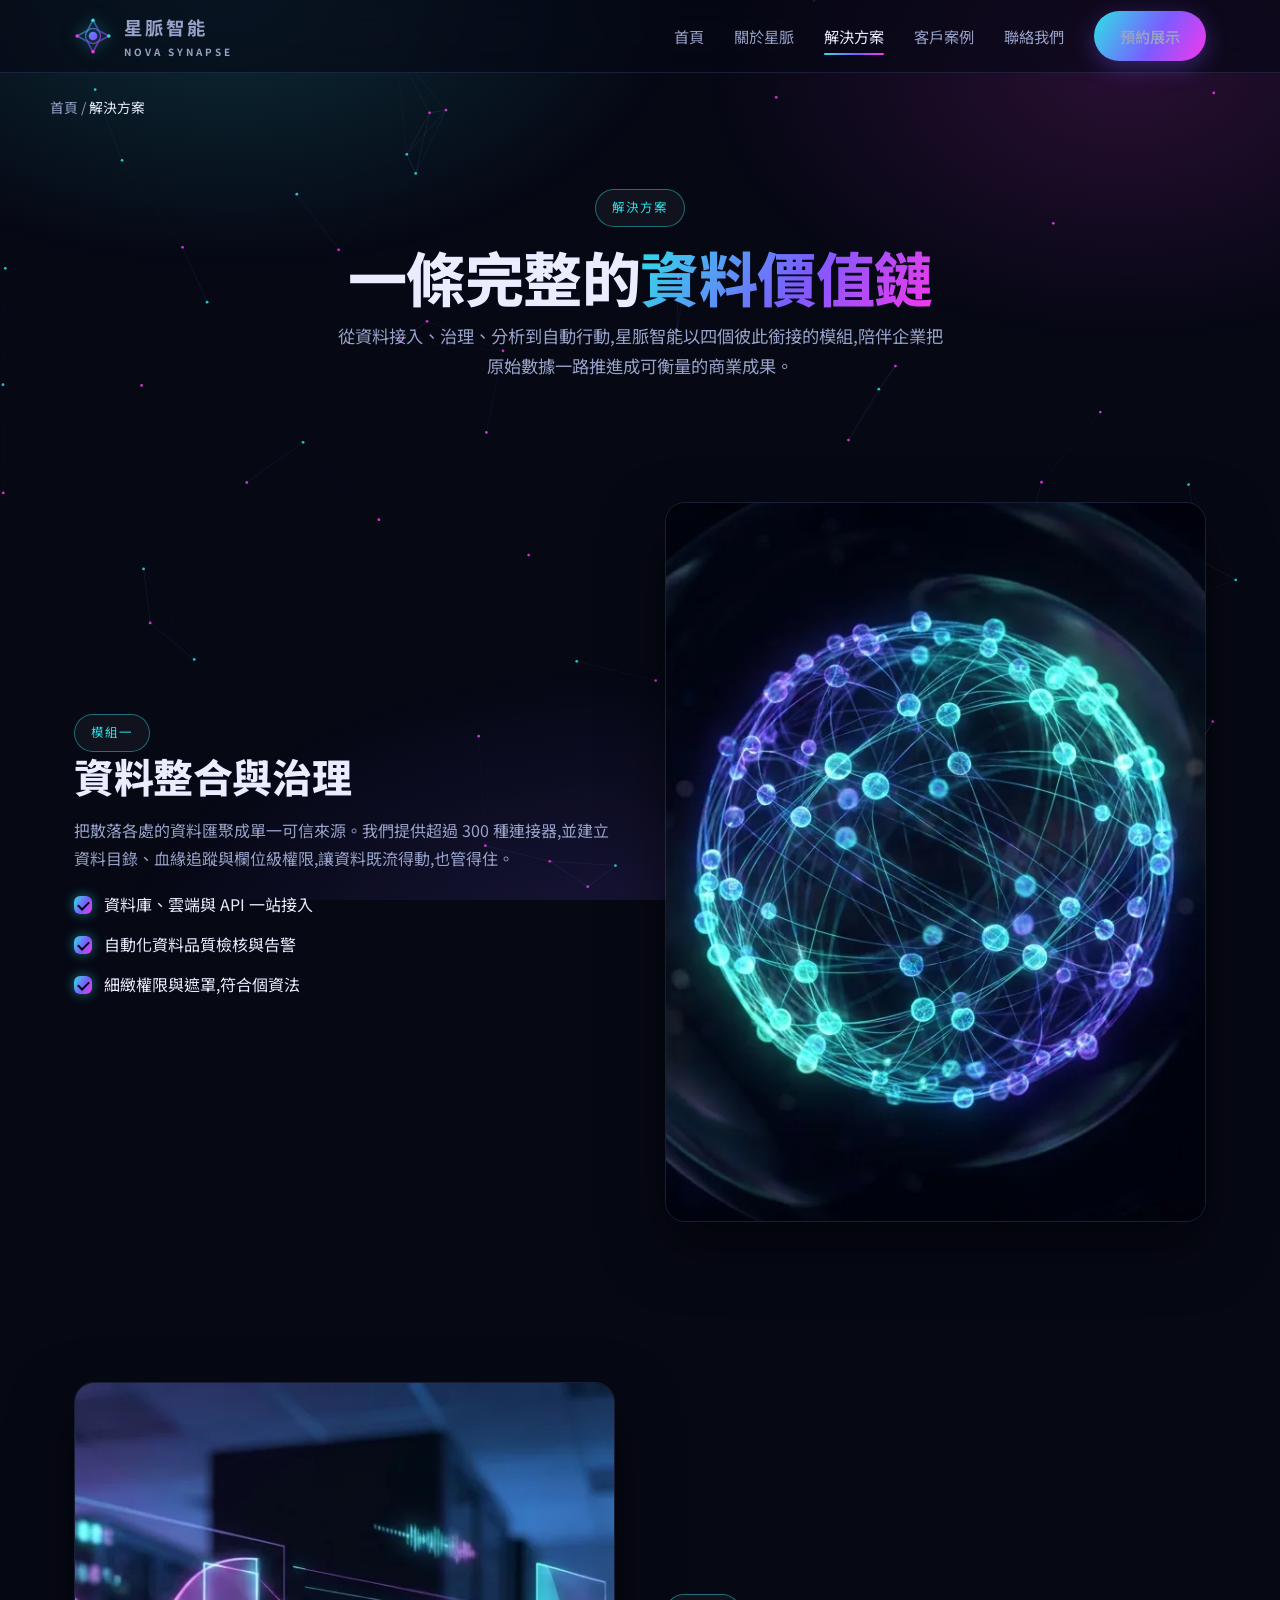
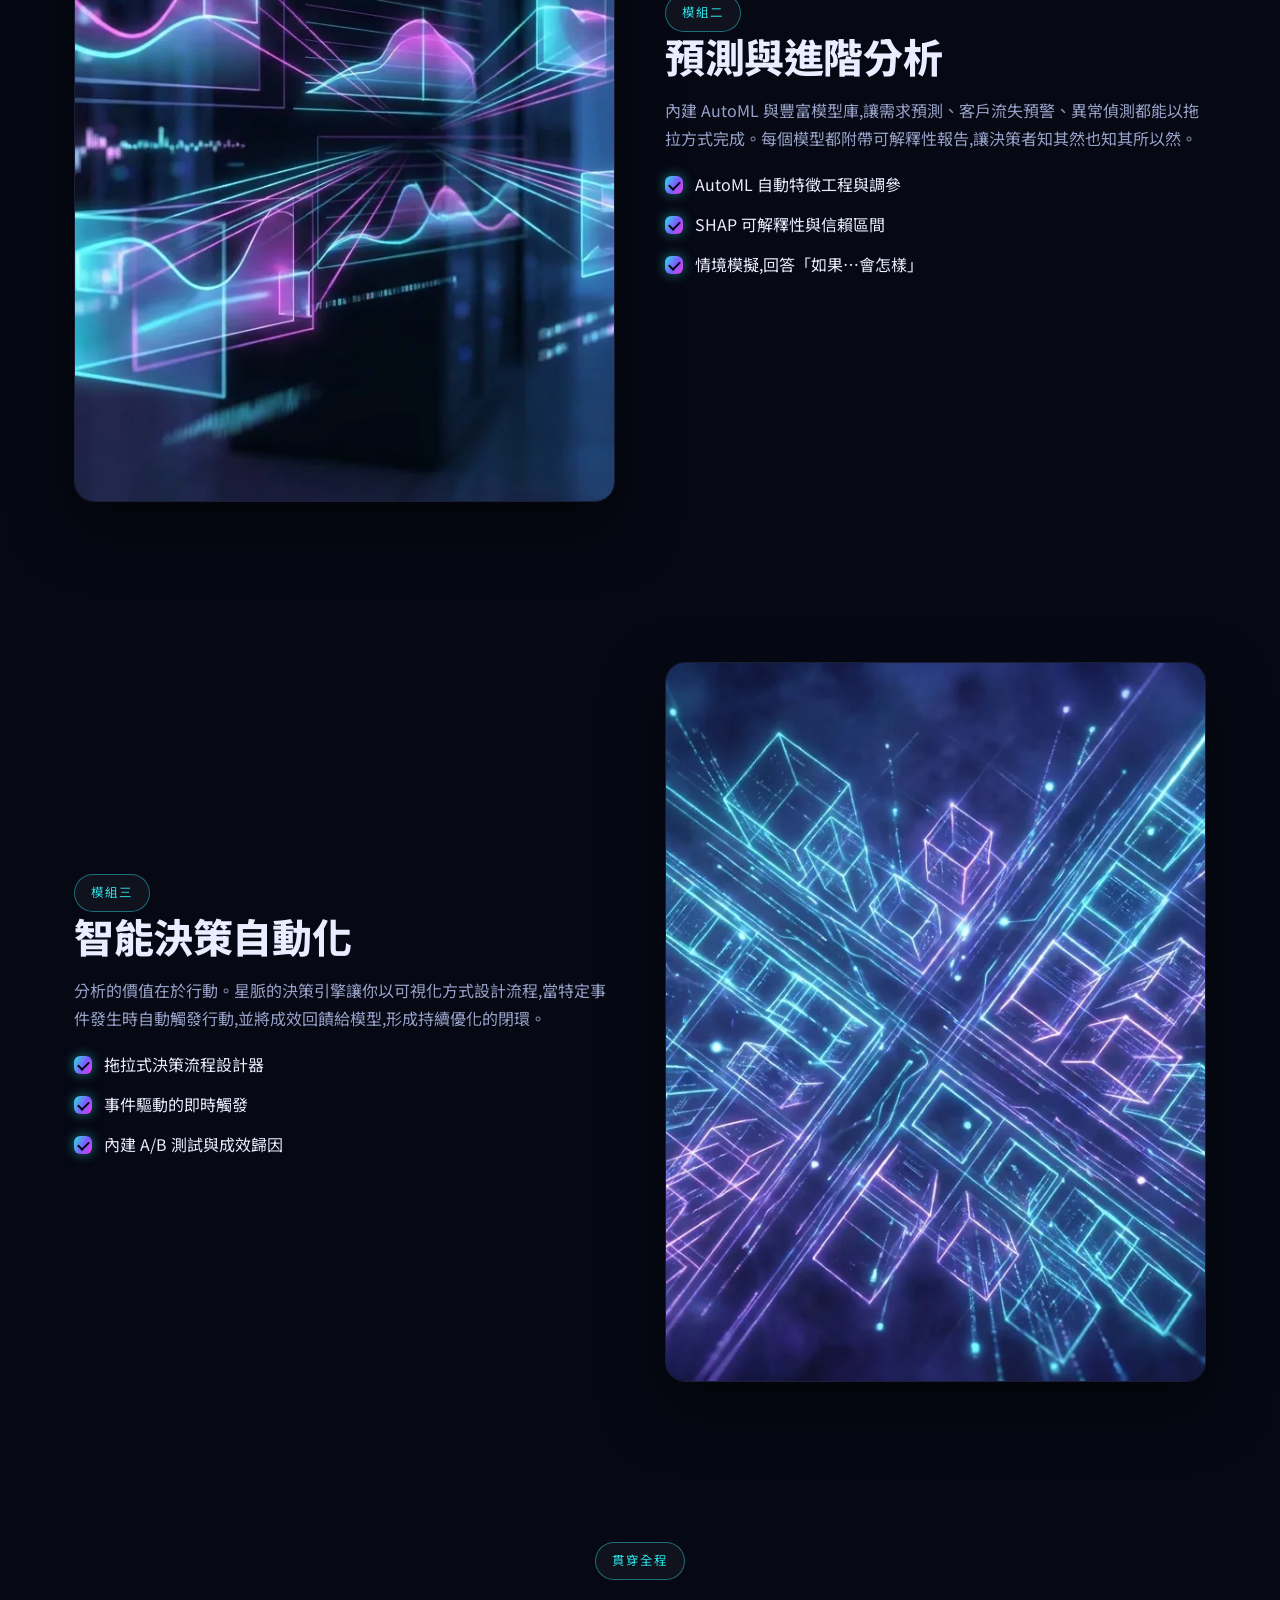
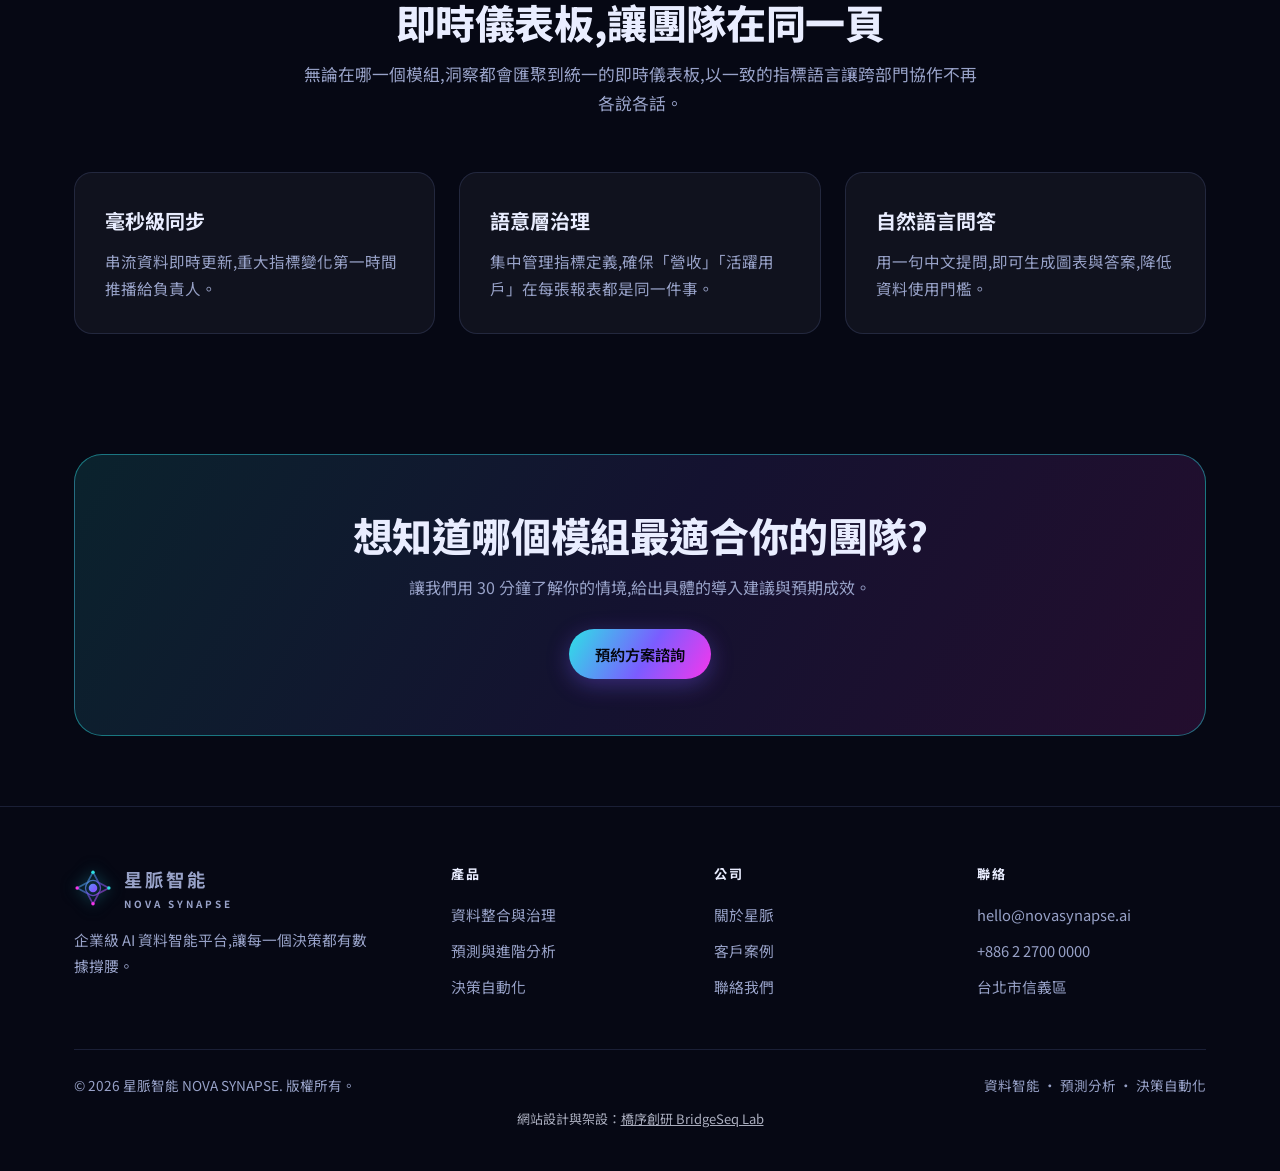
<file: solutions.html>
<!DOCTYPE html>
<html lang="zh-Hant">
<head>
<meta charset="UTF-8">
<meta name="viewport" content="width=device-width, initial-scale=1">
<title>解決方案｜資料治理・預測分析・決策自動化 - 星脈智能 NOVA SYNAPSE</title>
<meta name="description" content="探索星脈智能的三大解決方案模組:資料整合與治理、預測與進階分析、智能決策自動化,以及即時儀表板。一個平台,涵蓋企業資料價值的完整旅程。">
<meta name="keywords" content="資料治理方案,預測分析平台,決策自動化,AutoML,即時儀表板,企業 BI,資料整合,機器學習平台">
<link rel="canonical" href="https://izzo24.github.io/nova-synapse/solutions.html">
<meta property="og:type" content="website">
<meta property="og:locale" content="zh_TW">
<meta property="og:site_name" content="星脈智能 NOVA SYNAPSE">
<meta property="og:title" content="解決方案｜資料治理・預測分析・決策自動化">
<meta property="og:description" content="一個平台,涵蓋企業資料價值的完整旅程:從資料治理到預測分析,再到決策自動化。">
<meta property="og:url" content="https://izzo24.github.io/nova-synapse/solutions.html">
<meta property="og:image" content="https://izzo24.github.io/nova-synapse/images/dashboard.webp">
<meta name="twitter:card" content="summary_large_image">
<meta name="theme-color" content="#060814">
<link rel="icon" href="./logo.svg" type="image/svg+xml">
<link rel="preconnect" href="https://fonts.googleapis.com">
<link rel="preconnect" href="https://fonts.gstatic.com" crossorigin>
<link href="https://fonts.googleapis.com/css2?family=Noto+Sans+TC:wght@400;500;700;800&family=Space+Grotesk:wght@500;700&display=swap" rel="stylesheet">
<link rel="stylesheet" href="./styles.css">
<script type="application/ld+json">
{
  "@context":"https://schema.org",
  "@type":"Service",
  "serviceType":"企業 AI 資料智能平台",
  "provider":{"@type":"Organization","name":"星脈智能 NOVA SYNAPSE","url":"https://izzo24.github.io/nova-synapse/"},
  "areaServed":"TW",
  "description":"提供資料整合與治理、預測與進階分析、智能決策自動化與即時儀表板的企業級平台。",
  "hasOfferCatalog":{
    "@type":"OfferCatalog","name":"星脈智能解決方案",
    "itemListElement":[
      {"@type":"Offer","itemOffered":{"@type":"Service","name":"資料整合與治理"}},
      {"@type":"Offer","itemOffered":{"@type":"Service","name":"預測與進階分析"}},
      {"@type":"Offer","itemOffered":{"@type":"Service","name":"智能決策自動化"}},
      {"@type":"Offer","itemOffered":{"@type":"Service","name":"即時儀表板"}}
    ]
  }
}
</script>
<script type="application/ld+json">
{
  "@context":"https://schema.org","@type":"BreadcrumbList",
  "itemListElement":[
    {"@type":"ListItem","position":1,"name":"首頁","item":"https://izzo24.github.io/nova-synapse/"},
    {"@type":"ListItem","position":2,"name":"解決方案","item":"https://izzo24.github.io/nova-synapse/solutions.html"}
  ]
}
</script>
</head>
<body>
<canvas id="bg-canvas"></canvas>

<header class="site">
  <div class="wrap nav">
    <a class="brand" href="./index.html">
      <img class="logo" src="./logo.svg" alt="星脈智能標誌" width="38" height="38">
      <span style="display:flex;flex-direction:column"><b>星脈智能</b><span>NOVA SYNAPSE</span></span>
    </a>
    <button class="nav-toggle" aria-label="開啟選單" aria-controls="menu" aria-expanded="false"><span></span><span></span><span></span></button>
    <ul class="menu" id="menu">
      <li><a href="./index.html">首頁</a></li>
      <li><a href="./about.html">關於星脈</a></li>
      <li><a href="./solutions.html" class="active">解決方案</a></li>
      <li><a href="./cases.html">客戶案例</a></li>
      <li><a href="./contact.html">聯絡我們</a></li>
      <li><a class="btn" href="./contact.html">預約展示</a></li>
    </ul>
  </div>
</header>

<div class="wrap crumb"><a href="./index.html">首頁</a> / <span>解決方案</span></div>

<main>
<section class="page-head">
  <div class="wrap">
    <span class="eyebrow">解決方案</span>
    <h1>一條完整的<span class="grad-text">資料價值鏈</span></h1>
    <p>從資料接入、治理、分析到自動行動,星脈智能以四個彼此銜接的模組,陪伴企業把原始數據一路推進成可衡量的商業成果。</p>
  </div>
</section>

<section>
  <div class="wrap">
    <div class="split reveal">
      <div class="txt">
        <span class="eyebrow">模組一</span>
        <h2>資料整合與治理</h2>
        <p>把散落各處的資料匯聚成單一可信來源。我們提供超過 300 種連接器,並建立資料目錄、血緣追蹤與欄位級權限,讓資料既流得動,也管得住。</p>
        <ul class="tick">
          <li>資料庫、雲端與 API 一站接入</li>
          <li>自動化資料品質檢核與告警</li>
          <li>細緻權限與遮罩,符合個資法</li>
        </ul>
      </div>
      <img src="./images/network.webp" alt="資料整合與治理節點網路示意" width="1280" height="720" loading="lazy">
    </div>
  </div>
</section>

<section>
  <div class="wrap">
    <div class="split rev reveal">
      <div class="txt">
        <span class="eyebrow">模組二</span>
        <h2>預測與進階分析</h2>
        <p>內建 AutoML 與豐富模型庫,讓需求預測、客戶流失預警、異常偵測都能以拖拉方式完成。每個模型都附帶可解釋性報告,讓決策者知其然也知其所以然。</p>
        <ul class="tick">
          <li>AutoML 自動特徵工程與調參</li>
          <li>SHAP 可解釋性與信賴區間</li>
          <li>情境模擬,回答「如果…會怎樣」</li>
        </ul>
      </div>
      <img src="./images/dashboard.webp" alt="預測與進階分析模型視覺化" width="1280" height="720" loading="lazy">
    </div>
  </div>
</section>

<section>
  <div class="wrap">
    <div class="split reveal">
      <div class="txt">
        <span class="eyebrow">模組三</span>
        <h2>智能決策自動化</h2>
        <p>分析的價值在於行動。星脈的決策引擎讓你以可視化方式設計流程,當特定事件發生時自動觸發行動,並將成效回饋給模型,形成持續優化的閉環。</p>
        <ul class="tick">
          <li>拖拉式決策流程設計器</li>
          <li>事件驅動的即時觸發</li>
          <li>內建 A/B 測試與成效歸因</li>
        </ul>
      </div>
      <img src="./images/grid.webp" alt="決策自動化流程網格示意" width="1280" height="720" loading="lazy">
    </div>
  </div>
</section>

<section>
  <div class="wrap">
    <div class="sec-head reveal">
      <span class="eyebrow">貫穿全程</span>
      <h2>即時儀表板,讓團隊在同一頁</h2>
      <p>無論在哪一個模組,洞察都會匯聚到統一的即時儀表板,以一致的指標語言讓跨部門協作不再各說各話。</p>
    </div>
    <div class="grid c3">
      <div class="card reveal"><h3>毫秒級同步</h3><p>串流資料即時更新,重大指標變化第一時間推播給負責人。</p></div>
      <div class="card reveal"><h3>語意層治理</h3><p>集中管理指標定義,確保「營收」「活躍用戶」在每張報表都是同一件事。</p></div>
      <div class="card reveal"><h3>自然語言問答</h3><p>用一句中文提問,即可生成圖表與答案,降低資料使用門檻。</p></div>
    </div>
  </div>
</section>
</main>

<div class="cta">
  <div class="cta-inner reveal">
    <h2>想知道哪個模組最適合你的團隊?</h2>
    <p>讓我們用 30 分鐘了解你的情境,給出具體的導入建議與預期成效。</p>
    <a class="btn" href="./contact.html">預約方案諮詢</a>
  </div>
</div>

<footer class="site">
  <div class="wrap">
    <div class="f-grid">
      <div>
        <a class="brand" href="./index.html">
          <img class="logo" src="./logo.svg" alt="星脈智能標誌" width="38" height="38">
          <span style="display:flex;flex-direction:column"><b>星脈智能</b><span>NOVA SYNAPSE</span></span>
        </a>
        <p class="f-desc">企業級 AI 資料智能平台,讓每一個決策都有數據撐腰。</p>
      </div>
      <div class="f-col"><h4>產品</h4>
        <a href="./solutions.html">資料整合與治理</a>
        <a href="./solutions.html">預測與進階分析</a>
        <a href="./solutions.html">決策自動化</a>
      </div>
      <div class="f-col"><h4>公司</h4>
        <a href="./about.html">關於星脈</a>
        <a href="./cases.html">客戶案例</a>
        <a href="./contact.html">聯絡我們</a>
      </div>
      <div class="f-col"><h4>聯絡</h4>
        <a href="mailto:hello@novasynapse.ai">hello@novasynapse.ai</a>
        <a href="tel:+886227000000">+886 2 2700 0000</a>
        <a href="./contact.html">台北市信義區</a>
      </div>
    </div>
    <div class="f-bot">
      <span>© 2026 星脈智能 NOVA SYNAPSE. 版權所有。</span>
      <span>資料智能 · 預測分析 · 決策自動化</span>
    </div>
  </div>
  <div class="bsl-credit" style="text-align:center;padding:10px 16px;font-size:13px;opacity:0.72;">網站設計與架設：<a href="https://bridgeseqlab.com" target="_blank" rel="noopener" style="color:inherit;text-decoration:underline;">橋序創研 BridgeSeq Lab</a></div>
</footer>
<script src="./main.js"></script>
</body>
</html>
</file>
<file: styles.css>
/* ===== 星脈智能 NOVA SYNAPSE — 未來感 × 霓虹 ===== */
:root{
  --bg:#060814;
  --bg-2:#0a0e22;
  --surface:rgba(255,255,255,.045);
  --surface-2:rgba(255,255,255,.07);
  --border:rgba(124,140,210,.18);
  --border-glow:rgba(45,226,230,.45);
  --cyan:#2de2e6;
  --violet:#7b5cff;
  --magenta:#f637ec;
  --text:#e9edff;
  --muted:#98a2c8;
  --grad:linear-gradient(120deg,var(--cyan),var(--violet) 55%,var(--magenta));
  --maxw:1180px;
  --r:18px;
}
*{box-sizing:border-box;margin:0;padding:0}
html{scroll-behavior:smooth}
body{
  font-family:"Noto Sans TC","Space Grotesk",system-ui,-apple-system,"PingFang TC","Microsoft JhengHei",sans-serif;
  background:var(--bg);
  color:var(--text);
  line-height:1.75;
  overflow-x:hidden;
  -webkit-font-smoothing:antialiased;
}
#bg-canvas{position:fixed;inset:0;z-index:-2;width:100%;height:100%}
body::before{
  content:"";position:fixed;inset:0;z-index:-1;pointer-events:none;
  background:
    radial-gradient(60% 50% at 18% 0%,rgba(45,226,230,.16),transparent 60%),
    radial-gradient(55% 50% at 88% 8%,rgba(246,55,236,.14),transparent 60%),
    radial-gradient(70% 60% at 50% 110%,rgba(123,92,255,.18),transparent 60%);
}
a{color:inherit;text-decoration:none;transition:.25s}
img{max-width:100%;display:block}
.wrap{max-width:var(--maxw);margin:0 auto;padding:0 24px}
.grad-text{background:var(--grad);-webkit-background-clip:text;background-clip:text;-webkit-text-fill-color:transparent;color:transparent}

/* ===== Nav ===== */
header.site{position:sticky;top:0;z-index:50;backdrop-filter:blur(14px);
  background:rgba(6,8,20,.6);border-bottom:1px solid var(--border)}
.nav{display:flex;align-items:center;justify-content:space-between;height:72px}
.brand{display:flex;align-items:center;gap:12px;font-weight:700;letter-spacing:.5px}
.brand .logo{width:38px;height:38px;filter:drop-shadow(0 0 8px rgba(45,226,230,.55))}
.brand b{font-size:1.15rem}
.brand span{font-size:.62rem;letter-spacing:3px;color:var(--muted);display:block;text-transform:uppercase}
.menu{display:flex;gap:30px;align-items:center;list-style:none}
.menu a{color:var(--muted);font-size:.95rem;position:relative}
.menu a:hover,.menu a.active{color:var(--text)}
.menu a.active::after,.menu a:hover::after{content:"";position:absolute;left:0;bottom:-8px;width:100%;height:2px;background:var(--grad);border-radius:2px}
.btn{display:inline-block;padding:12px 26px;border-radius:999px;font-weight:600;font-size:.95rem;
  background:var(--grad);color:#04060f;box-shadow:0 6px 22px rgba(123,92,255,.35);border:none;cursor:pointer}
.btn:hover{transform:translateY(-2px);box-shadow:0 10px 30px rgba(45,226,230,.45)}
.btn.ghost{background:transparent;color:var(--text);border:1px solid var(--border-glow);box-shadow:none}
.btn.ghost:hover{background:var(--surface);box-shadow:0 0 18px rgba(45,226,230,.25)}
.nav-toggle{display:none;background:none;border:1px solid var(--border);border-radius:10px;width:44px;height:44px;cursor:pointer}
.nav-toggle span{display:block;width:20px;height:2px;background:var(--text);margin:4px auto;transition:.3s}

/* ===== Hero ===== */
.hero{position:relative;padding:96px 0 80px;overflow:hidden}
.hero-grid{display:grid;grid-template-columns:1.1fr .9fr;gap:50px;align-items:center}
.eyebrow{display:inline-flex;align-items:center;gap:8px;font-size:.78rem;letter-spacing:2px;text-transform:uppercase;
  color:var(--cyan);border:1px solid var(--border-glow);padding:7px 16px;border-radius:999px;background:var(--surface)}
.eyebrow .dot{width:7px;height:7px;border-radius:50%;background:var(--cyan);box-shadow:0 0 10px var(--cyan)}
h1{font-size:clamp(2.3rem,5vw,3.7rem);line-height:1.12;font-weight:800;letter-spacing:-.5px;margin:22px 0 18px}
.hero p.lead{font-size:1.15rem;color:var(--muted);max-width:560px;margin-bottom:32px}
.hero-actions{display:flex;gap:16px;flex-wrap:wrap}
.hero-visual{position:relative;border-radius:24px;overflow:hidden;border:1px solid var(--border);
  box-shadow:0 30px 80px rgba(0,0,0,.55),0 0 0 1px rgba(45,226,230,.08)}
.hero-visual img{width:100%;aspect-ratio:16/9;object-fit:cover}
.hero-visual::after{content:"";position:absolute;inset:0;background:linear-gradient(180deg,transparent 50%,rgba(6,8,20,.5))}

/* ===== Sections ===== */
section{padding:80px 0}
.sec-head{max-width:680px;margin:0 auto 54px;text-align:center}
.sec-head .eyebrow{margin-bottom:18px}
h2{font-size:clamp(1.7rem,3.4vw,2.5rem);font-weight:800;letter-spacing:-.4px;line-height:1.2}
.sec-head p{color:var(--muted);margin-top:14px;font-size:1.05rem}
h3{font-size:1.25rem;font-weight:700;margin-bottom:10px}

/* ===== Stats ===== */
.stats{display:grid;grid-template-columns:repeat(4,1fr);gap:22px;margin-top:56px}
.stat{background:var(--surface);border:1px solid var(--border);border-radius:var(--r);padding:26px;text-align:center}
.stat .num{font-size:2.3rem;font-weight:800;background:var(--grad);-webkit-background-clip:text;background-clip:text;-webkit-text-fill-color:transparent}
.stat .label{color:var(--muted);font-size:.9rem;margin-top:4px}

/* ===== Cards grid ===== */
.grid{display:grid;gap:24px}
.grid.c3{grid-template-columns:repeat(3,1fr)}
.grid.c2{grid-template-columns:repeat(2,1fr)}
.card{background:var(--surface);border:1px solid var(--border);border-radius:var(--r);padding:30px;transition:.3s;position:relative;overflow:hidden}
.card:hover{transform:translateY(-5px);border-color:var(--border-glow);background:var(--surface-2);box-shadow:0 18px 50px rgba(0,0,0,.5)}
.card .ic{width:54px;height:54px;border-radius:14px;display:grid;place-items:center;margin-bottom:18px;
  background:linear-gradient(135deg,rgba(45,226,230,.18),rgba(246,55,236,.18));border:1px solid var(--border-glow)}
.card .ic svg{width:28px;height:28px}
.card p{color:var(--muted);font-size:.97rem}
.card ul{list-style:none;margin-top:14px}
.card ul li{color:var(--muted);font-size:.92rem;padding-left:22px;position:relative;margin-bottom:7px}
.card ul li::before{content:"";position:absolute;left:0;top:9px;width:9px;height:9px;border-radius:50%;background:var(--grad)}

/* ===== Feature split ===== */
.split{display:grid;grid-template-columns:1fr 1fr;gap:50px;align-items:center}
.split img{border-radius:20px;border:1px solid var(--border);box-shadow:0 24px 60px rgba(0,0,0,.5);aspect-ratio:16/9;object-fit:cover;width:100%}
.split.rev .txt{order:2}
.split .txt h2{margin-bottom:16px}
.split .txt p{color:var(--muted);margin-bottom:14px}
.tick{list-style:none;margin-top:18px}
.tick li{padding-left:30px;position:relative;margin-bottom:12px;color:var(--text)}
.tick li::before{content:"";position:absolute;left:0;top:6px;width:18px;height:18px;border-radius:6px;
  background:var(--grad);box-shadow:0 0 12px rgba(45,226,230,.5)}
.tick li::after{content:"";position:absolute;left:6px;top:9px;width:5px;height:9px;border:2px solid #04060f;border-top:0;border-left:0;transform:rotate(45deg)}

/* ===== CTA band ===== */
.cta{margin:40px auto 0;max-width:var(--maxw);padding:0 24px}
.cta-inner{background:linear-gradient(120deg,rgba(45,226,230,.12),rgba(123,92,255,.12),rgba(246,55,236,.12));
  border:1px solid var(--border-glow);border-radius:28px;padding:56px 40px;text-align:center}
.cta-inner h2{margin-bottom:14px}
.cta-inner p{color:var(--muted);max-width:560px;margin:0 auto 28px}

/* ===== Timeline ===== */
.timeline{max-width:780px;margin:0 auto;position:relative;padding-left:34px}
.timeline::before{content:"";position:absolute;left:7px;top:6px;bottom:6px;width:2px;background:var(--grad)}
.tl{position:relative;margin-bottom:34px}
.tl::before{content:"";position:absolute;left:-34px;top:4px;width:16px;height:16px;border-radius:50%;
  background:var(--bg);border:3px solid var(--cyan);box-shadow:0 0 12px var(--cyan)}
.tl .yr{color:var(--cyan);font-weight:700;font-size:.95rem}

/* ===== Cases ===== */
.case{display:grid;grid-template-columns:.9fr 1.1fr;gap:0;background:var(--surface);border:1px solid var(--border);
  border-radius:var(--r);overflow:hidden;margin-bottom:28px}
.case img{height:100%;min-height:240px;object-fit:cover;width:100%}
.case .body{padding:34px}
.case .tag{display:inline-block;font-size:.74rem;letter-spacing:1px;text-transform:uppercase;color:var(--cyan);
  border:1px solid var(--border-glow);padding:4px 12px;border-radius:999px;margin-bottom:14px}
.case .body p{color:var(--muted);margin:10px 0}
.metrics{display:flex;gap:28px;margin-top:18px;flex-wrap:wrap}
.metrics div b{display:block;font-size:1.7rem;background:var(--grad);-webkit-background-clip:text;background-clip:text;-webkit-text-fill-color:transparent}
.metrics div span{color:var(--muted);font-size:.82rem}

/* ===== Form ===== */
.contact-grid{display:grid;grid-template-columns:1fr 1fr;gap:50px}
.field{margin-bottom:20px}
.field label{display:block;font-size:.9rem;margin-bottom:8px;color:var(--muted)}
.field input,.field textarea,.field select{width:100%;padding:14px 16px;background:var(--surface);
  border:1px solid var(--border);border-radius:12px;color:var(--text);font-family:inherit;font-size:.97rem}
.field input:focus,.field textarea:focus,.field select:focus{outline:none;border-color:var(--border-glow);box-shadow:0 0 0 3px rgba(45,226,230,.12)}
.field textarea{min-height:130px;resize:vertical}
.info-row{display:flex;gap:14px;align-items:flex-start;margin-bottom:26px}
.info-row .ic{width:46px;height:46px;flex:0 0 46px;border-radius:12px;display:grid;place-items:center;
  background:var(--surface);border:1px solid var(--border-glow)}
.info-row .ic svg{width:22px;height:22px}
.info-row b{display:block}
.info-row span{color:var(--muted);font-size:.92rem}

/* ===== Breadcrumb ===== */
.crumb{padding:22px 0 0;font-size:.86rem;color:var(--muted)}
.crumb a:hover{color:var(--cyan)}
.crumb span{color:var(--text)}

/* ===== Page header ===== */
.page-head{padding:70px 0 40px;text-align:center}
.page-head h1{margin:16px 0 12px}
.page-head p{color:var(--muted);max-width:620px;margin:0 auto;font-size:1.08rem}

/* ===== Footer ===== */
footer.site{border-top:1px solid var(--border);margin-top:70px;padding:56px 0 30px;background:rgba(6,8,20,.5)}
.f-grid{display:grid;grid-template-columns:1.5fr 1fr 1fr 1fr;gap:34px}
footer .brand{margin-bottom:14px}
footer p.f-desc{color:var(--muted);font-size:.92rem;max-width:300px}
.f-col h4{font-size:.82rem;letter-spacing:2px;text-transform:uppercase;color:var(--text);margin-bottom:16px}
.f-col a{display:block;color:var(--muted);font-size:.92rem;margin-bottom:10px}
.f-col a:hover{color:var(--cyan)}
.f-bot{border-top:1px solid var(--border);margin-top:40px;padding-top:24px;display:flex;justify-content:space-between;
  flex-wrap:wrap;gap:12px;color:var(--muted);font-size:.85rem}
.reveal{opacity:0;transform:translateY(26px);transition:.7s cubic-bezier(.2,.7,.2,1)}
.reveal.in{opacity:1;transform:none}

/* ===== Responsive ===== */
@media(max-width:900px){
  .hero-grid,.split,.contact-grid,.case{grid-template-columns:1fr}
  .split.rev .txt{order:0}
  .stats{grid-template-columns:repeat(2,1fr)}
  .grid.c3,.grid.c2{grid-template-columns:1fr}
  .f-grid{grid-template-columns:1fr 1fr}
  .case img{min-height:200px}
  .menu{position:fixed;inset:72px 0 auto 0;flex-direction:column;background:rgba(8,10,26,.97);
    backdrop-filter:blur(16px);padding:24px;gap:18px;border-bottom:1px solid var(--border);
    transform:translateY(-120%);transition:.35s;height:auto}
  .menu.open{transform:translateY(0)}
  .menu a{font-size:1.05rem}
  .nav-toggle{display:block}
}
@media(max-width:560px){
  .stats{grid-template-columns:1fr}
  .f-grid{grid-template-columns:1fr}
  section{padding:56px 0}
}
</file>
